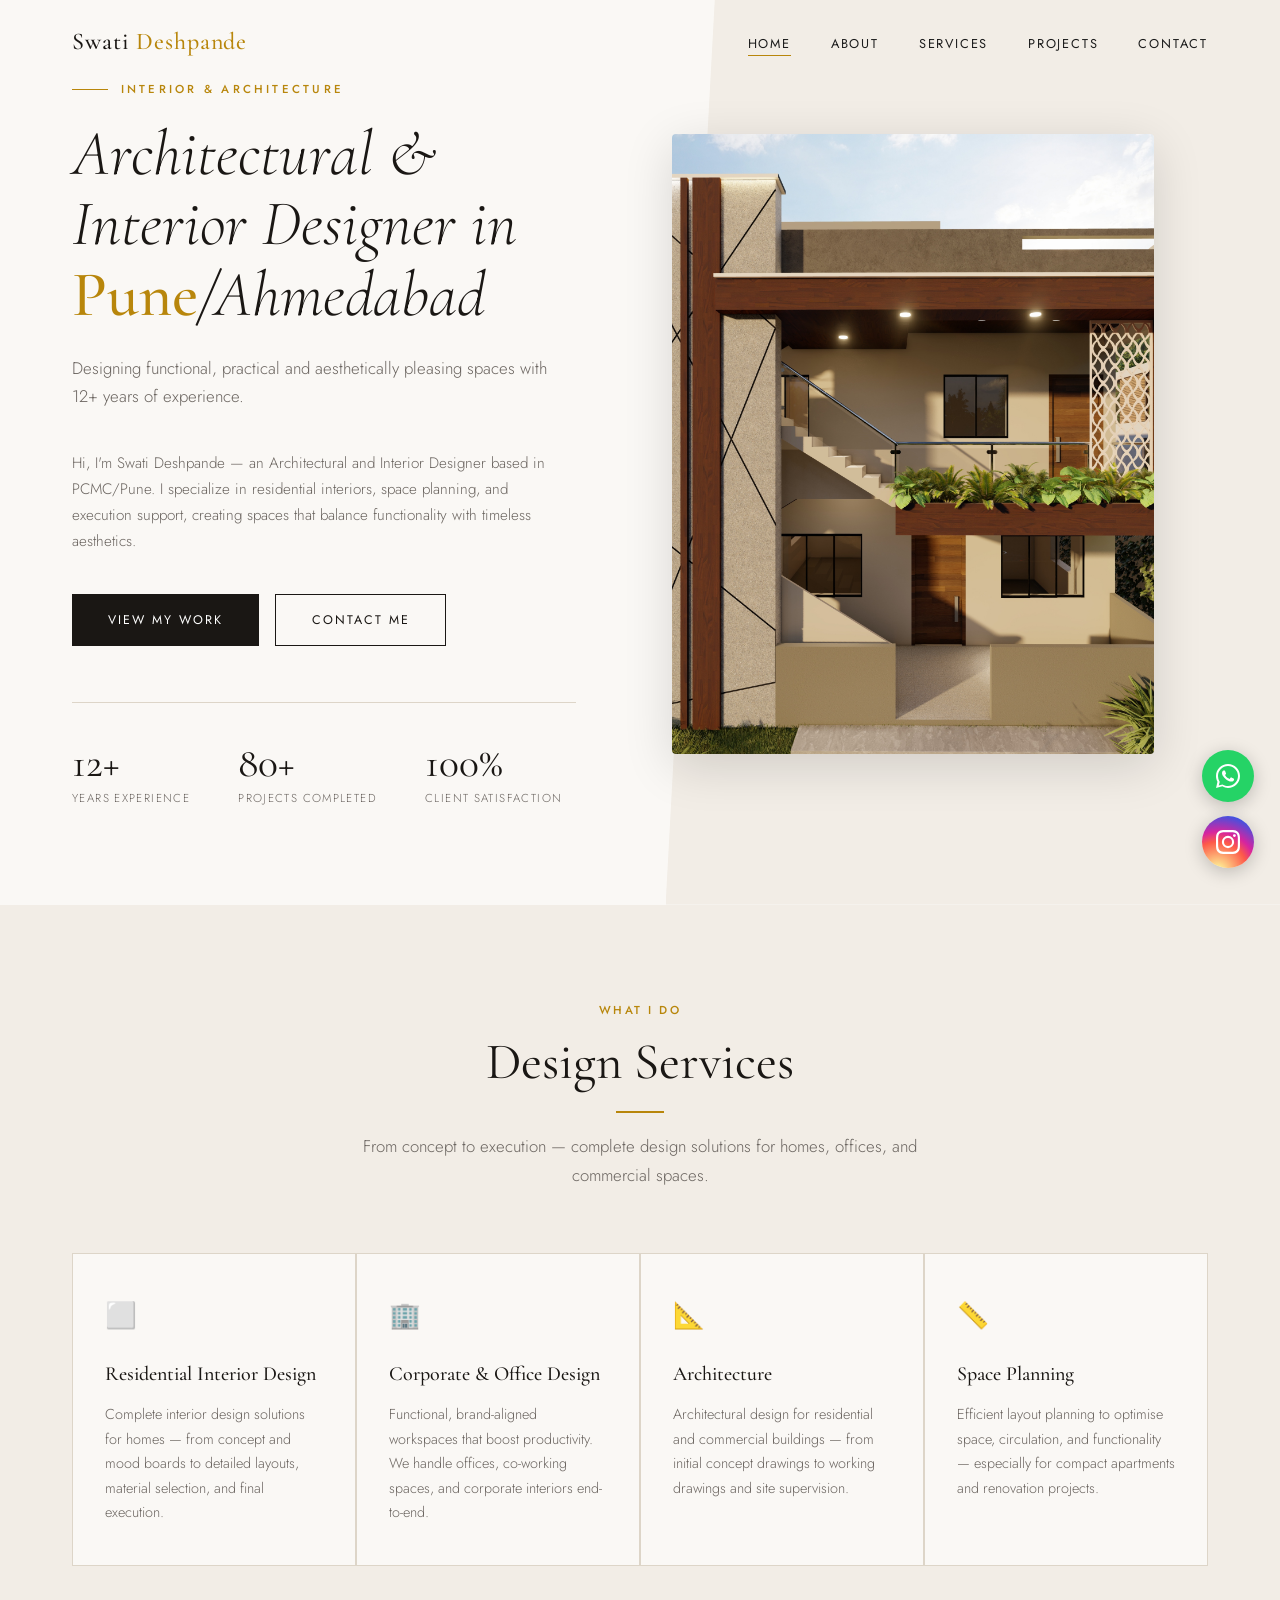
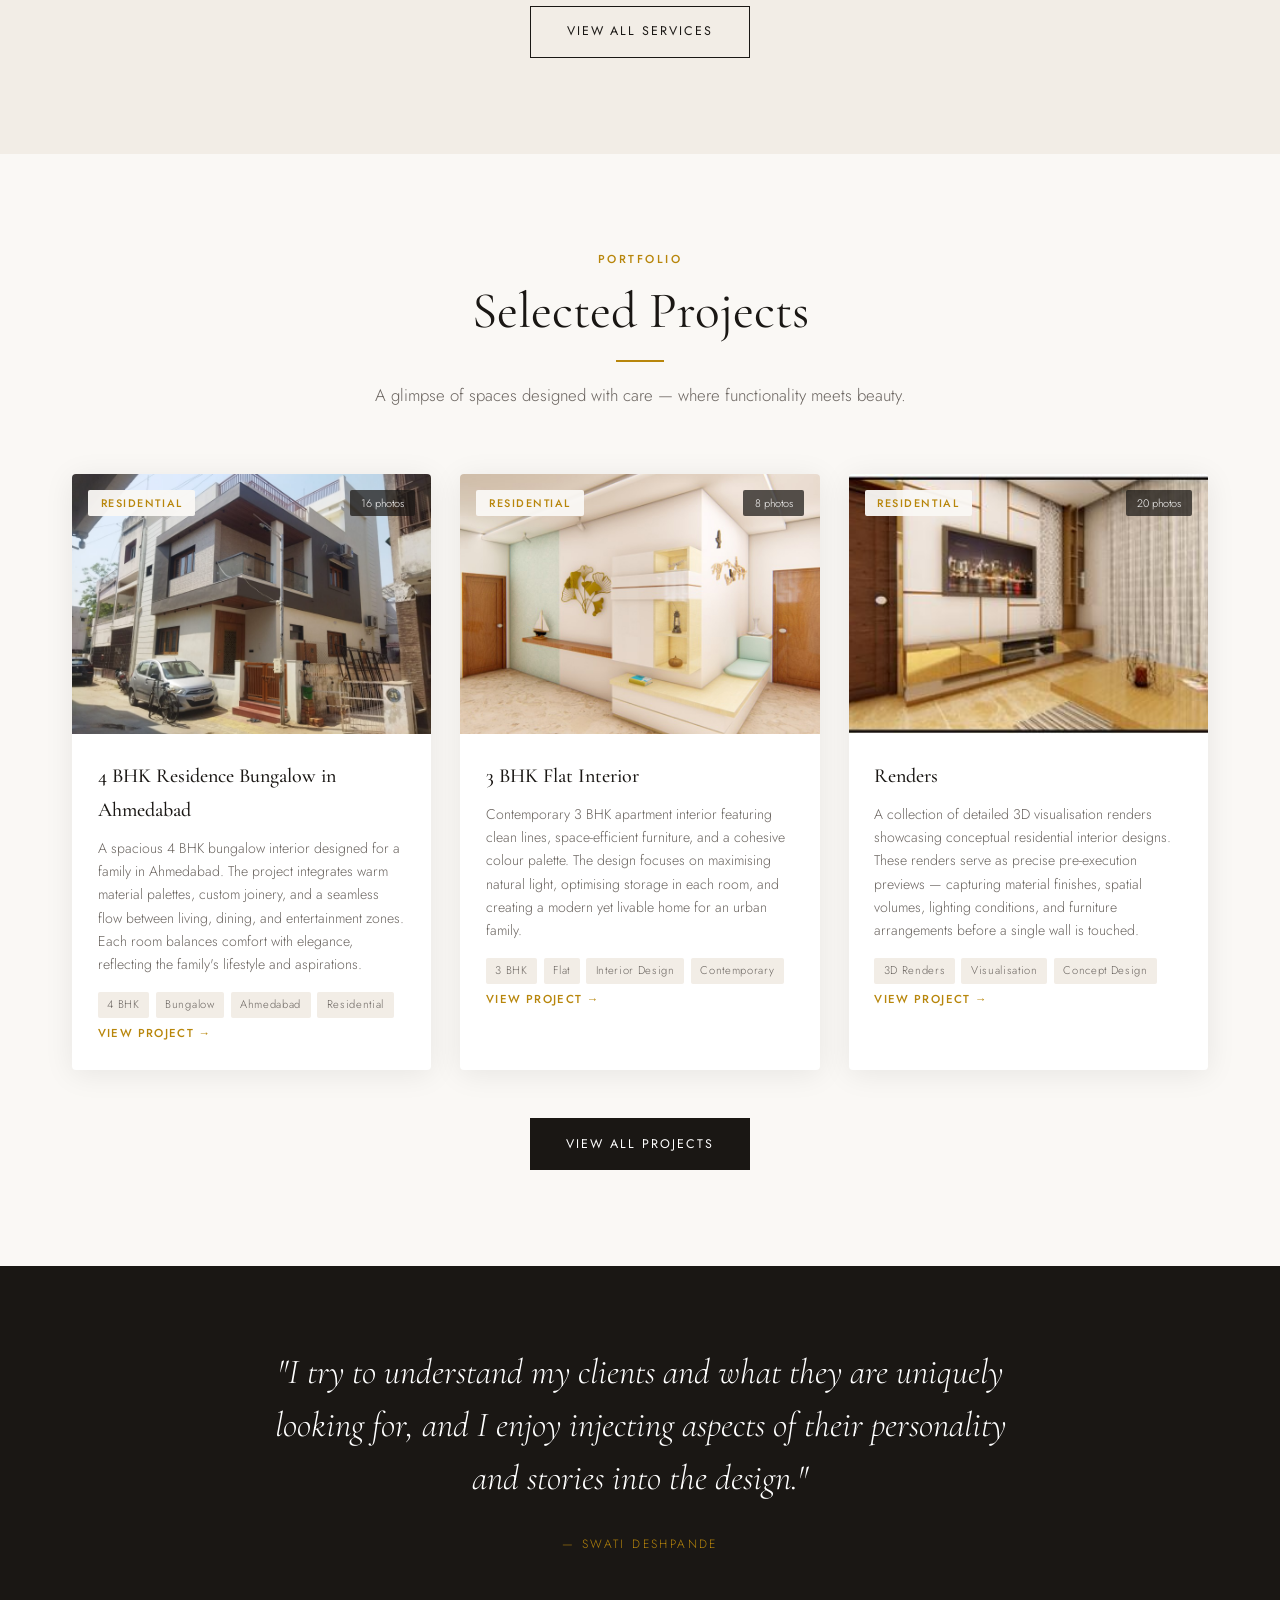
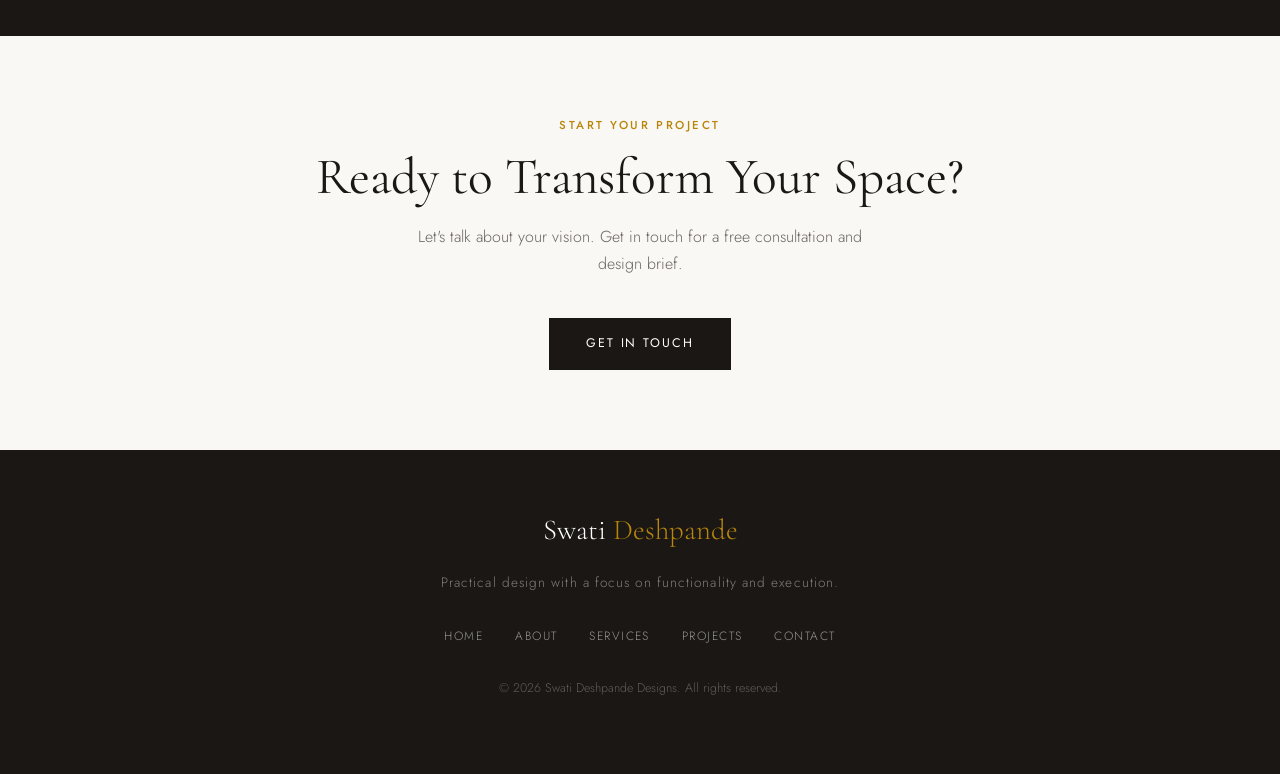
<file: index.html>
<!DOCTYPE html>
<html lang="en">
<head>
  <meta charset="UTF-8">
  <meta name="viewport" content="width=device-width, initial-scale=1.0">
  <title>Swati Deshpande Designs — Interior & Architectural Designer, Pune</title>
  <meta name="description" content="Swati Deshpande Designs — Professional Interior and Architectural Design services in Pune. 12+ years experience in residential, commercial, and hospitality projects.">
  <link rel="stylesheet" href="css/style.css">
</head>
<body data-page="home">

  <!-- NAVIGATION -->
  <nav class="nav" id="site-nav"></nav>

  <!-- HERO -->
  <section class="hero">
    <div class="container">
      <div class="hero__inner">
        <div class="hero__content">
          <div class="hero__eyebrow" id="hero-eyebrow"></div>
          <h1 class="hero__title" id="hero-title"></h1>
          <p class="hero__text" id="hero-sub"></p>
          <p class="hero__text" id="hero-intro" style="font-size:.95rem;"></p>
          <div class="hero__actions" id="hero-actions"></div>
          <div class="hero__stats" id="hero-stats"></div>
        </div>
        <div class="hero__image-wrap">
               <img class="hero__image-main" src="images/hero.jpg" alt="Swati Deshpande">
        </div>
      </div>
    </div>
  </section>

  <!-- FEATURED SERVICES -->
  <section style="background: var(--color-bg-alt);">
    <div class="container">
      <div class="section-header reveal">
        <span class="section-label">What I Do</span>
        <h2>Design Services</h2>
        <div class="divider"></div>
        <p>From concept to execution — complete design solutions for homes, offices, and commercial spaces.</p>
      </div>
      <div class="services-grid" id="featured-services"></div>
      <div style="text-align:center; margin-top:2.5rem;">
        <a href="services.html" class="btn btn-outline reveal">View All Services</a>
      </div>
    </div>
  </section>

  <!-- FEATURED PROJECTS -->
  <section>
    <div class="container">
      <div class="section-header reveal">
        <span class="section-label">Portfolio</span>
        <h2>Selected Projects</h2>
        <div class="divider"></div>
        <p>A glimpse of spaces designed with care — where functionality meets beauty.</p>
      </div>
      <div class="projects-grid" id="featured-projects"></div>
      <div style="text-align:center; margin-top:3rem;">
        <a href="projects.html" class="btn btn-primary reveal">View All Projects</a>
      </div>
    </div>
  </section>

  <!-- QUOTE STRIP -->
  <section style="background: var(--color-dark); padding: 5rem 0;">
    <div class="container">
      <div style="max-width: 780px; margin: 0 auto; text-align: center;">
        <p style="font-family: var(--font-heading); font-size: clamp(1.4rem,3vw,2.2rem); font-style: italic; font-weight: 300; color: var(--color-white); line-height: 1.5; margin-bottom: 1.5rem;">
          "I try to understand my clients and what they are uniquely looking for, and I enjoy injecting aspects of their personality and stories into the design."
        </p>
        <span style="font-size: 0.75rem; letter-spacing: 0.2em; text-transform: uppercase; color: var(--color-accent);">— Swati Deshpande</span>
      </div>
    </div>
  </section>

  <!-- CTA STRIP -->
  <section style="padding: 5rem 0;">
    <div class="container" style="text-align:center;">
      <span class="section-label reveal">Start Your Project</span>
      <h2 class="reveal" style="margin-bottom: 1rem;">Ready to Transform Your Space?</h2>
      <p class="reveal" style="color: var(--color-text-mute); max-width: 480px; margin: 0 auto 2.5rem;">Let's talk about your vision. Get in touch for a free consultation and design brief.</p>
      <a href="contact.html" class="btn btn-primary reveal">Get In Touch</a>
    </div>
  </section>

  <!-- FOOTER -->
  <footer id="site-footer"></footer>

  <!-- FLOATING SOCIAL -->
  <div class="float-social" id="float-social"></div>

  <script src="js/config.js"></script>
  <script src="js/main.js"></script>
</body>
</html>
</file>
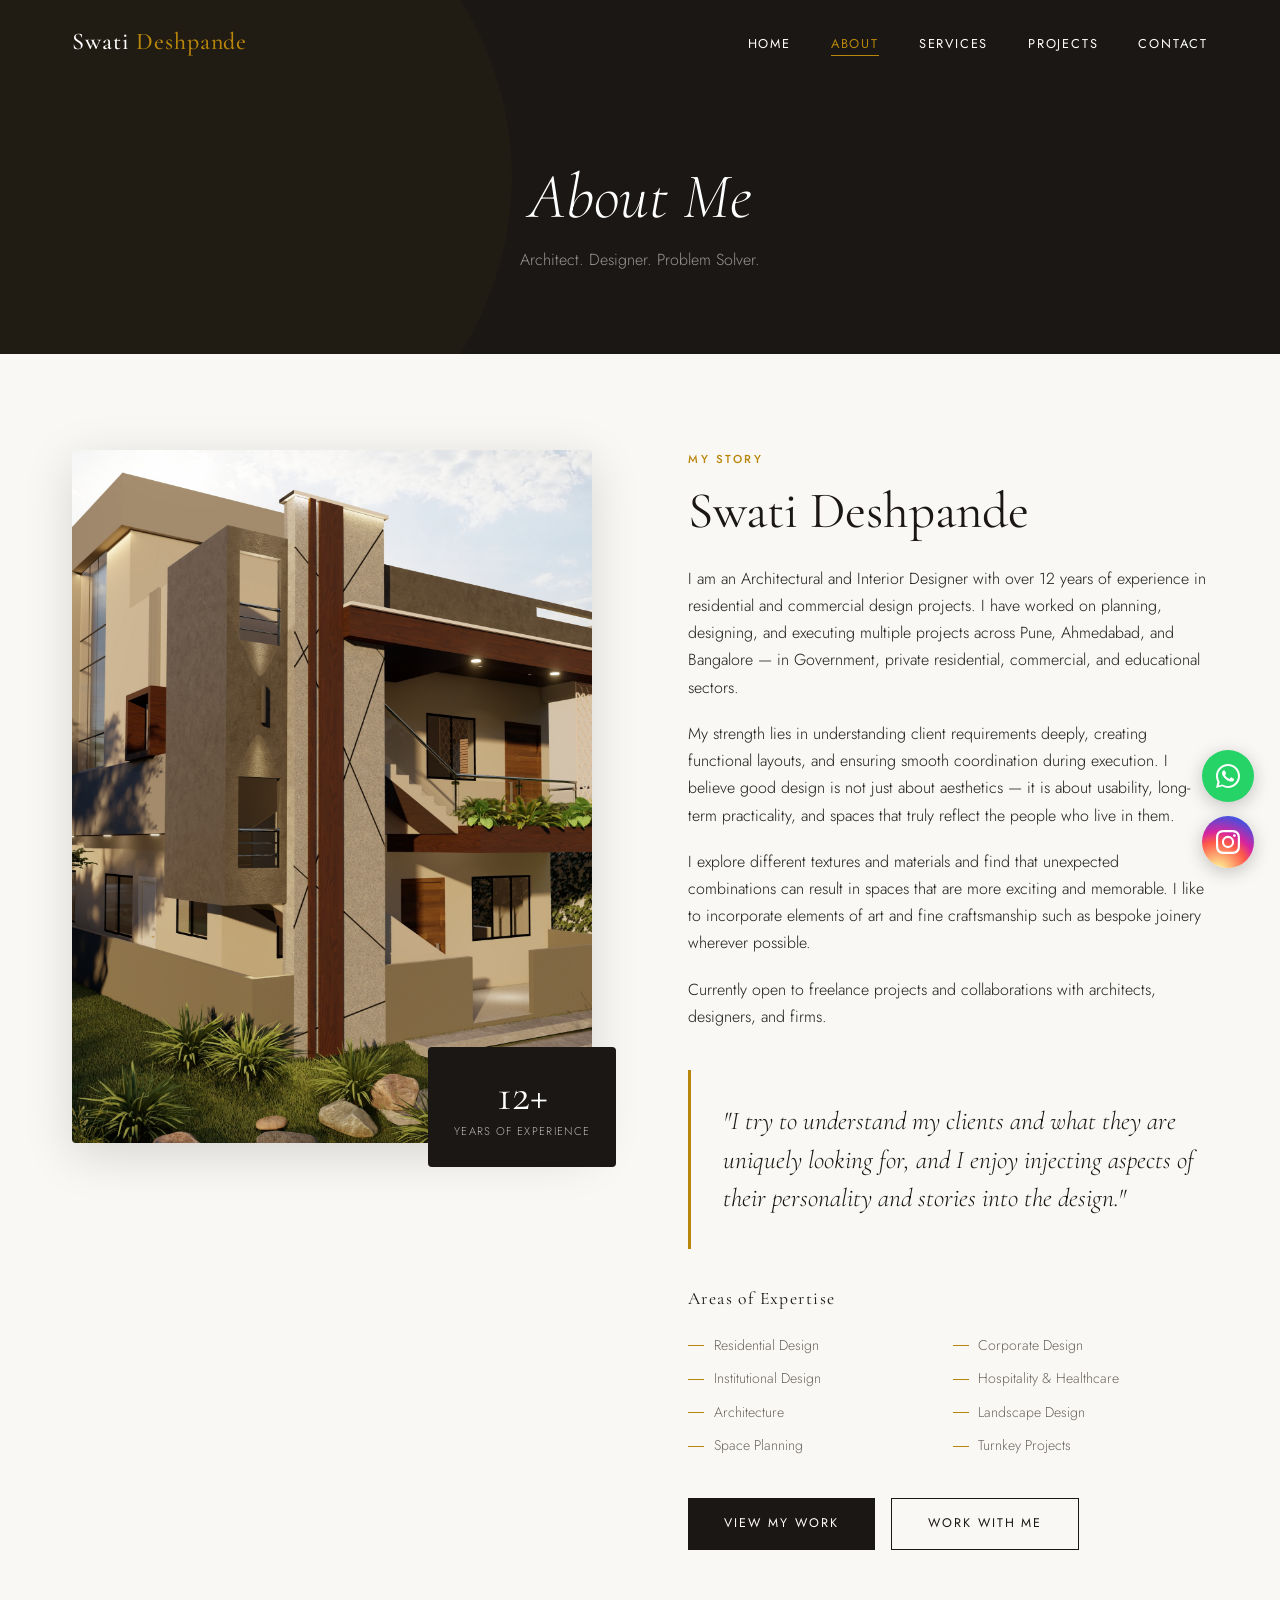
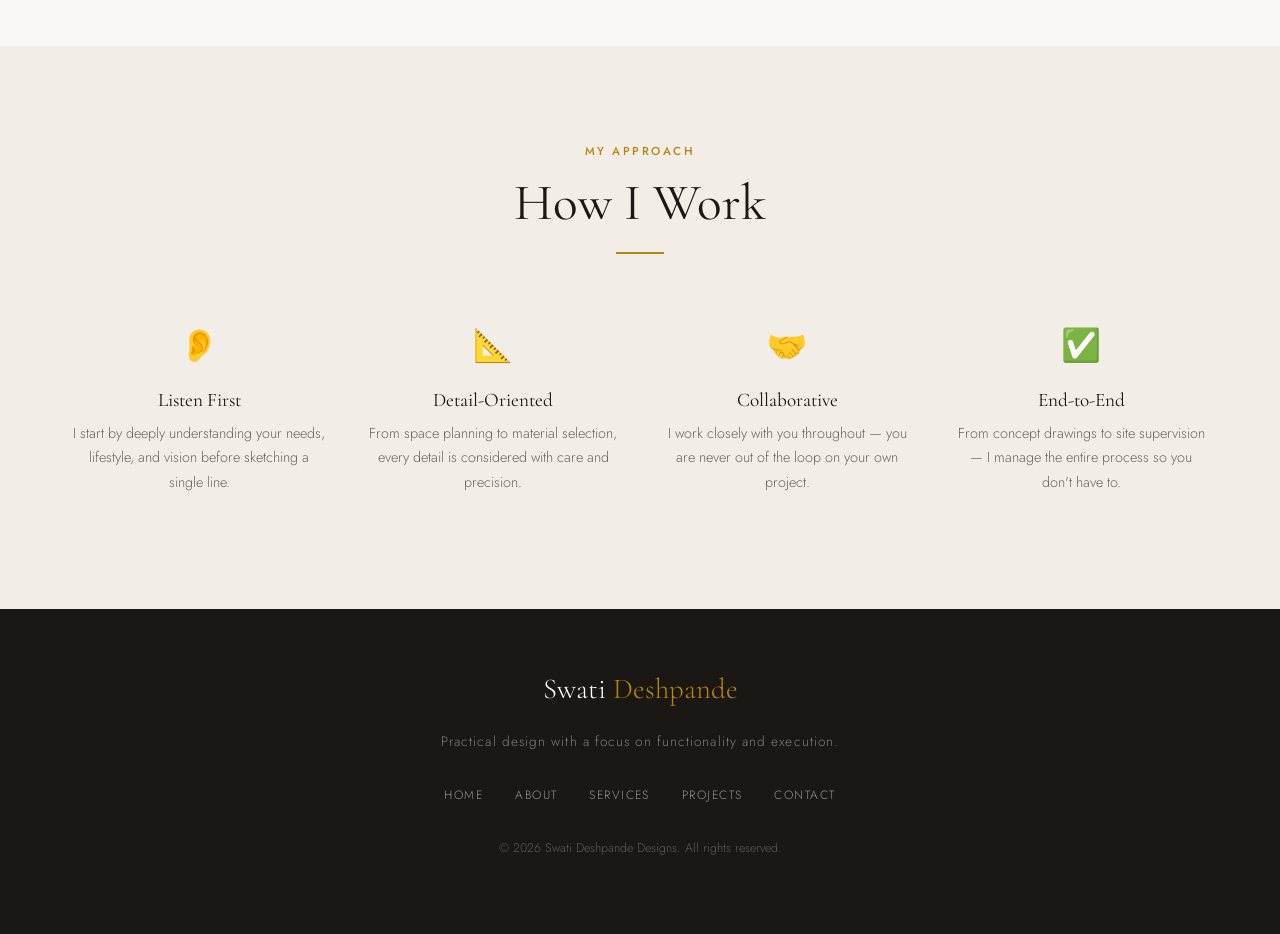
<file: about.html>
<!DOCTYPE html>
<html lang="en">
<head>
  <meta charset="UTF-8">
  <meta name="viewport" content="width=device-width, initial-scale=1.0">
  <title>About — Swati Deshpande Designs</title>
  <meta name="description" content="Learn about Swati Deshpande — an Architectural and Interior Designer with 12+ years of experience in Pune, Ahmedabad, and Bangalore.">
  <link rel="stylesheet" href="css/style.css">
</head>
<body data-page="about">

  <nav class="nav" id="site-nav"></nav>

  <!-- PAGE HERO -->
  <div class="page-hero">
    <div class="container">
      <h1>About Me</h1>
      <p>Architect. Designer. Problem Solver.</p>
    </div>
  </div>

  <!-- ABOUT CONTENT -->
  <section>
    <div class="container">
      <div class="about-grid">

        <!-- Image column -->
        <div class="about-image-wrap reveal">
          <!-- Image will be set by JS. If your photo is ready,
               place it at images/swati-portrait.jpg -->
          <img id="about-image" src="images/swati-portrait.jpg" alt="Swati Deshpande">
          <div class="about-image-badge">
            <span class="badge-number">12+</span>
            <span class="badge-label">Years of Experience</span>
          </div>
        </div>

        <!-- Text column -->
        <div class="about-content">
          <span class="section-label reveal">My Story</span>
          <h2 class="reveal" style="margin-bottom:1.5rem;">Swati Deshpande</h2>
          <div id="about-paras" class="reveal"></div>
          <blockquote class="about-quote reveal" id="about-quote"></blockquote>
          <h3 class="reveal" style="font-size:1.1rem; letter-spacing:.08em; margin-top:2rem; margin-bottom:.5rem;">Areas of Expertise</h3>
          <div class="expertise-list" id="expertise-list"></div>
          <div style="margin-top:2.5rem; display:flex; gap:1rem; flex-wrap:wrap;">
            <a href="projects.html" class="btn btn-primary reveal">View My Work</a>
            <a href="contact.html" class="btn btn-outline reveal">Work With Me</a>
          </div>
        </div>

      </div>
    </div>
  </section>

  <!-- VALUES STRIP -->
  <section style="background: var(--color-bg-alt);">
    <div class="container">
      <div class="section-header reveal">
        <span class="section-label">My Approach</span>
        <h2>How I Work</h2>
        <div class="divider"></div>
      </div>
      <div style="display:grid; grid-template-columns: repeat(auto-fit, minmax(220px,1fr)); gap:2.5rem; text-align:center;">
        <div class="reveal">
          <div style="font-size:2rem; margin-bottom:1rem;">👂</div>
          <h3 style="font-size:1.2rem; margin-bottom:.6rem;">Listen First</h3>
          <p style="font-size:.9rem; color:var(--color-text-mute);">I start by deeply understanding your needs, lifestyle, and vision before sketching a single line.</p>
        </div>
        <div class="reveal">
          <div style="font-size:2rem; margin-bottom:1rem;">📐</div>
          <h3 style="font-size:1.2rem; margin-bottom:.6rem;">Detail-Oriented</h3>
          <p style="font-size:.9rem; color:var(--color-text-mute);">From space planning to material selection, every detail is considered with care and precision.</p>
        </div>
        <div class="reveal">
          <div style="font-size:2rem; margin-bottom:1rem;">🤝</div>
          <h3 style="font-size:1.2rem; margin-bottom:.6rem;">Collaborative</h3>
          <p style="font-size:.9rem; color:var(--color-text-mute);">I work closely with you throughout — you are never out of the loop on your own project.</p>
        </div>
        <div class="reveal">
          <div style="font-size:2rem; margin-bottom:1rem;">✅</div>
          <h3 style="font-size:1.2rem; margin-bottom:.6rem;">End-to-End</h3>
          <p style="font-size:.9rem; color:var(--color-text-mute);">From concept drawings to site supervision — I manage the entire process so you don't have to.</p>
        </div>
      </div>
    </div>
  </section>

  <footer id="site-footer"></footer>
  <div class="float-social" id="float-social"></div>

  <script src="js/config.js"></script>
  <script src="js/main.js"></script>
</body>
</html>
</file>
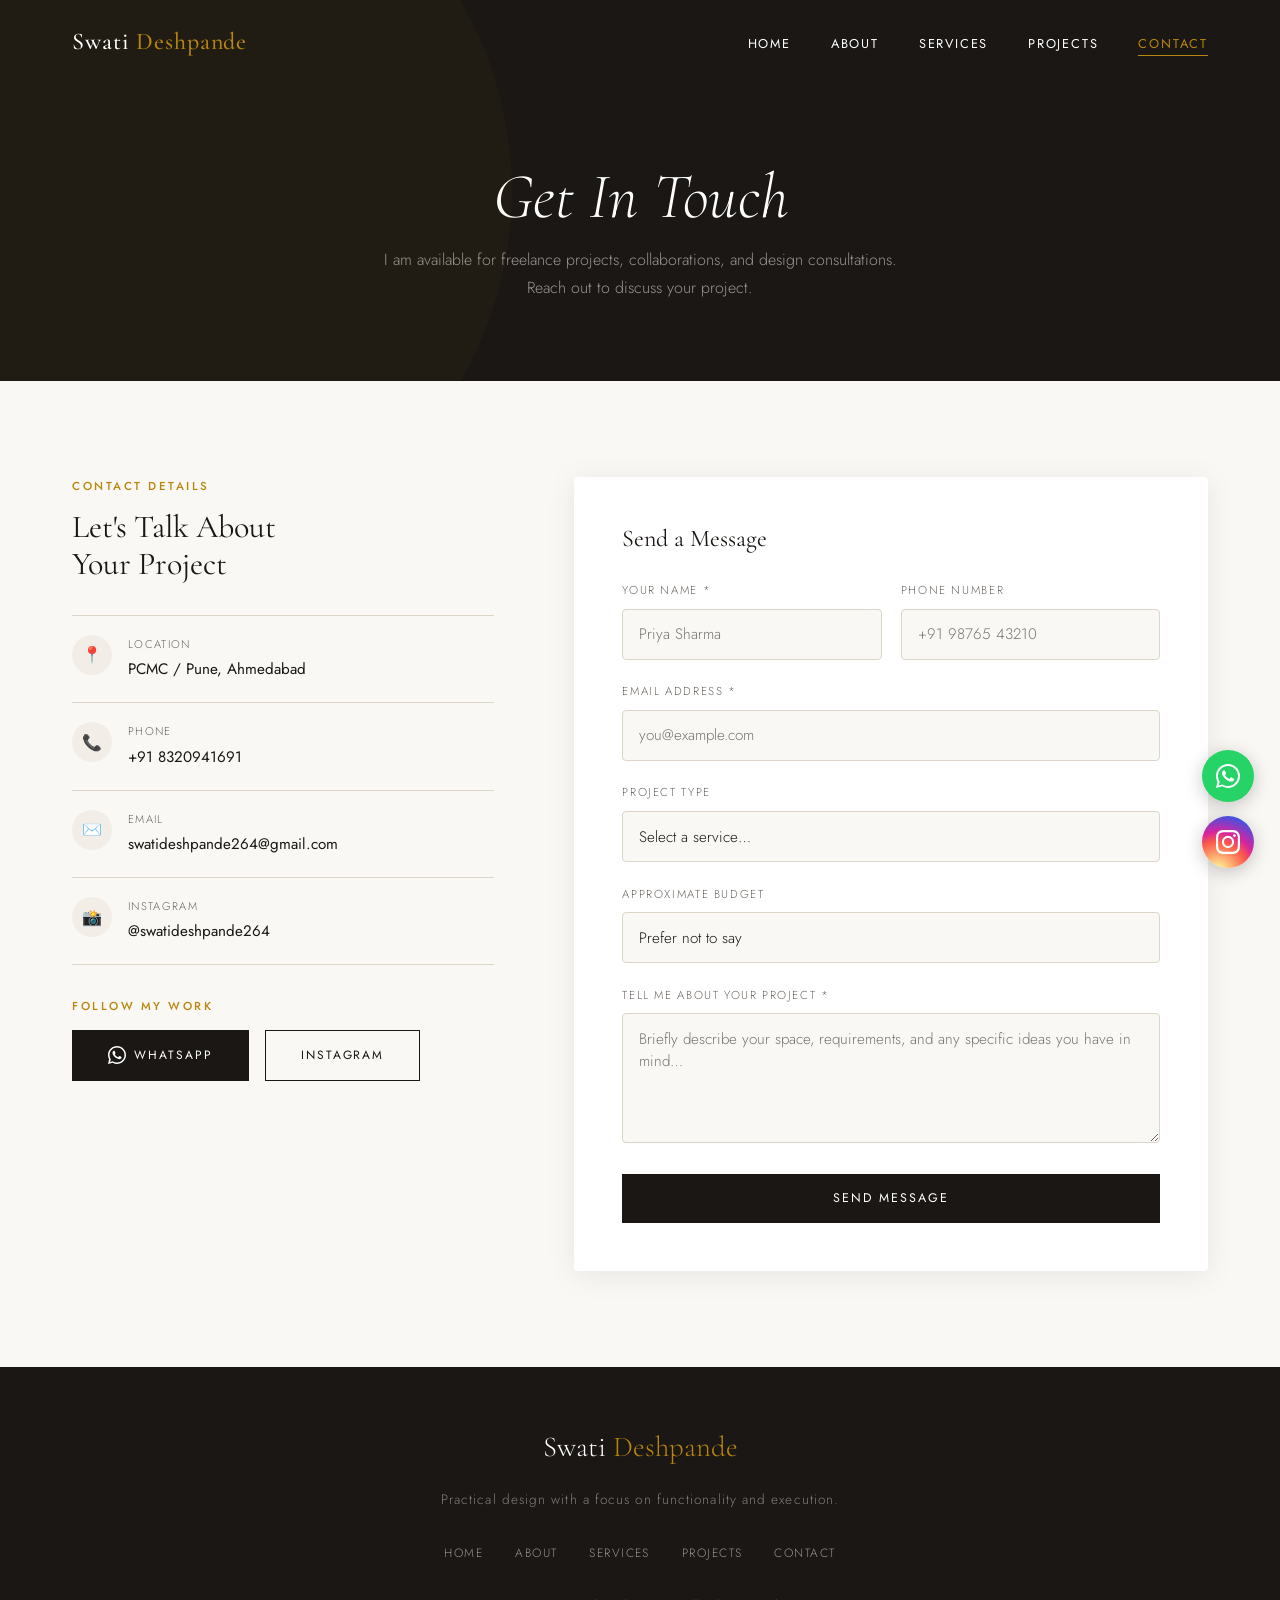
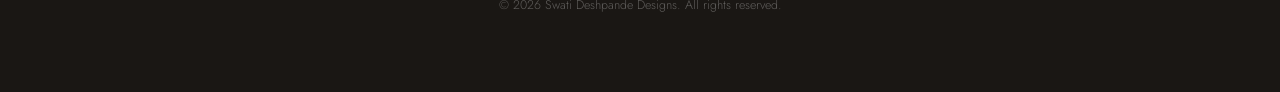
<file: contact.html>
<!DOCTYPE html>
<html lang="en">
<head>
  <meta charset="UTF-8">
  <meta name="viewport" content="width=device-width, initial-scale=1.0">
  <title>Contact — Swati Deshpande Designs</title>
  <meta name="description" content="Get in touch with Swati Deshpande for interior design and architectural consultations in Pune.">
  <link rel="stylesheet" href="css/style.css">
</head>
<body data-page="contact">

  <nav class="nav" id="site-nav"></nav>

  <div class="page-hero">
    <div class="container">
      <h1>Get In Touch</h1>
      <p id="contact-subtitle"></p>
    </div>
  </div>

  <section>
    <div class="container">
      <div class="contact-grid">

        <!-- Contact info -->
        <div>
          <span class="section-label reveal">Contact Details</span>
          <h2 class="reveal" style="margin-bottom:2rem; font-size:2rem;">Let's Talk About<br>Your Project</h2>
          <div id="contact-details"></div>

          <!-- Social links -->
          <div style="margin-top:2rem;">
            <span class="section-label">Follow My Work</span>
            <div style="display:flex; gap:1rem; margin-top:.8rem;">
              <a id="wa-link" href="#" target="_blank" class="btn btn-primary" style="gap:.5rem; font-size:.75rem;">
                <svg width="18" height="18" viewBox="0 0 24 24" fill="currentColor"><path d="M17.472 14.382c-.297-.149-1.758-.867-2.03-.967-.273-.099-.471-.148-.67.15-.197.297-.767.966-.94 1.164-.173.199-.347.223-.644.075-.297-.15-1.255-.463-2.39-1.475-.883-.788-1.48-1.761-1.653-2.059-.173-.297-.018-.458.13-.606.134-.133.298-.347.446-.52.149-.174.198-.298.298-.497.099-.198.05-.371-.025-.52-.075-.149-.669-1.612-.916-2.207-.242-.579-.487-.5-.669-.51-.173-.008-.371-.01-.57-.01-.198 0-.52.074-.792.372-.272.297-1.04 1.016-1.04 2.479 0 1.462 1.065 2.875 1.213 3.074.149.198 2.096 3.2 5.077 4.487.709.306 1.262.489 1.694.625.712.227 1.36.195 1.871.118.571-.085 1.758-.719 2.006-1.413.248-.694.248-1.289.173-1.413-.074-.124-.272-.198-.57-.347z"/><path d="M12 0C5.373 0 0 5.373 0 12c0 2.089.537 4.055 1.475 5.765L.057 23.882l6.284-1.645A11.937 11.937 0 0012 24c6.627 0 12-5.373 12-12S18.627 0 12 0zm0 22c-1.853 0-3.614-.5-5.143-1.372l-.369-.218-3.728.977.995-3.637-.24-.374A9.963 9.963 0 012 12C2 6.477 6.477 2 12 2s10 4.477 10 10-4.477 10-10 10z"/></svg>
                WhatsApp
              </a>
              <a id="ig-link" href="#" target="_blank" class="btn btn-outline" style="font-size:.75rem;">Instagram</a>
            </div>
          </div>
        </div>

        <!-- Contact Form -->
        <div class="reveal">
          <div class="contact-form">
            <h3 style="margin-bottom:1.8rem; font-size:1.5rem;">Send a Message</h3>
            <form id="contact-form" method="POST">
              <div class="form-row">
                <div class="form-group">
                  <label for="name">Your Name *</label>
                  <input type="text" id="name" name="name" placeholder="Priya Sharma" required>
                </div>
                <div class="form-group">
                  <label for="phone">Phone Number</label>
                  <input type="tel" id="phone" name="phone" placeholder="+91 98765 43210">
                </div>
              </div>
              <div class="form-group">
                <label for="email">Email Address *</label>
                <input type="email" id="email" name="email" placeholder="you@example.com" required>
              </div>
              <div class="form-group">
                <label for="project-type">Project Type</label>
                <select id="project-type" name="project_type">
                  <option value="">Select a service…</option>
                  <option>Residential Interior Design</option>
                  <option>Corporate / Office Design</option>
                  <option>Architecture</option>
                  <option>Space Planning</option>
                  <option>Working Drawings</option>
                  <option>Site Coordination</option>
                  <option>Landscape Design</option>
                  <option>Turnkey Project</option>
                  <option>Other / Not sure yet</option>
                </select>
              </div>
              <div class="form-group">
                <label for="budget">Approximate Budget</label>
                <select id="budget" name="budget">
                  <option value="">Prefer not to say</option>
                  <option>Under ₹5 Lakhs</option>
                  <option>₹5 – 15 Lakhs</option>
                  <option>₹15 – 30 Lakhs</option>
                  <option>₹30 Lakhs+</option>
                </select>
              </div>
              <div class="form-group">
                <label for="message">Tell Me About Your Project *</label>
                <textarea id="message" name="message" placeholder="Briefly describe your space, requirements, and any specific ideas you have in mind…" required></textarea>
              </div>
              <button type="submit" class="btn btn-primary" style="width:100%; justify-content:center;">Send Message</button>
              <div class="form-success" id="form-success">
                ✅ Thank you! Your message has been sent. I'll be in touch within 24 hours.
              </div>
            </form>
          </div>
        </div>

      </div>
    </div>
  </section>

  <footer id="site-footer"></footer>
  <div class="float-social" id="float-social"></div>

  <script src="js/config.js"></script>
  <script>
    // Set social links from config after DOM loads (can't use main.js renderContact yet)
    document.addEventListener('DOMContentLoaded', () => {
      document.getElementById('wa-link').href = 'https://wa.me/' + SITE.contact.whatsapp;
      document.getElementById('ig-link').href = 'https://instagram.com/' + SITE.contact.instagram;
    });
  </script>
  <script src="js/main.js"></script>
</body>
</html>
</file>
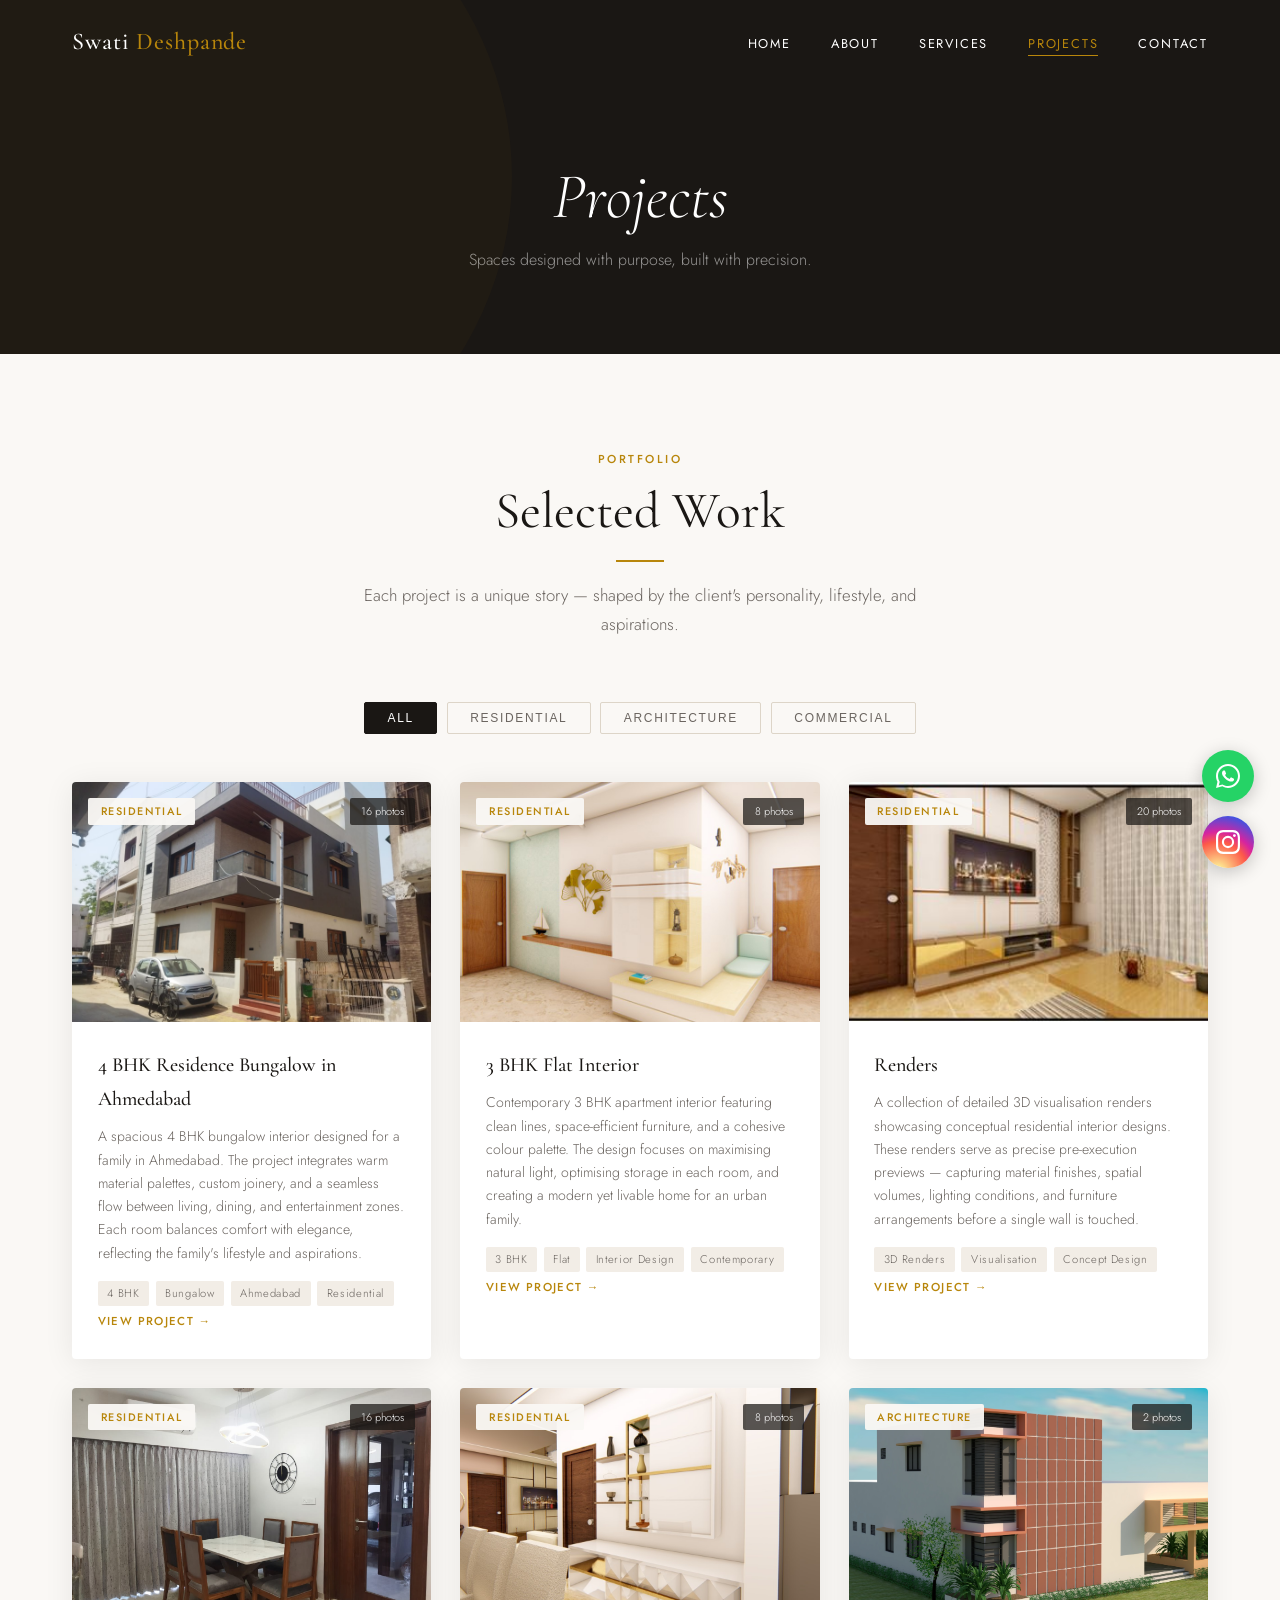
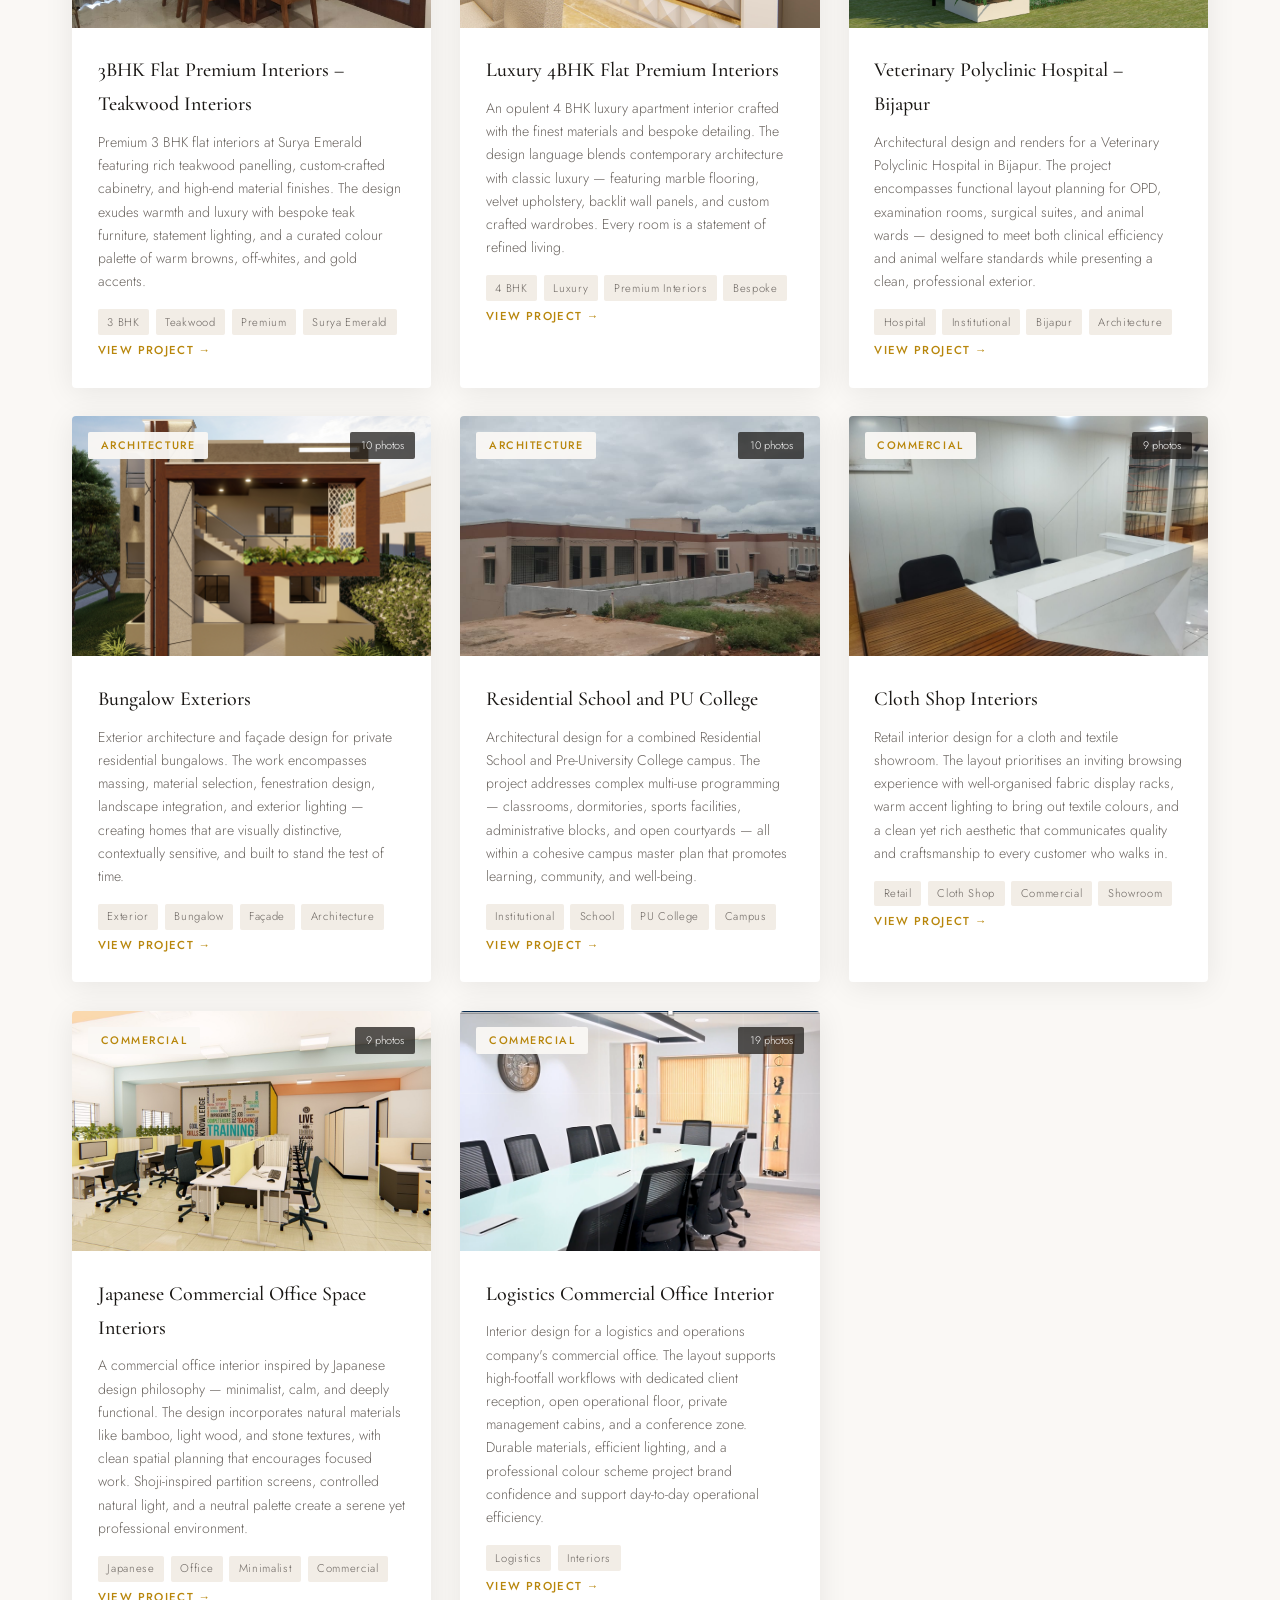
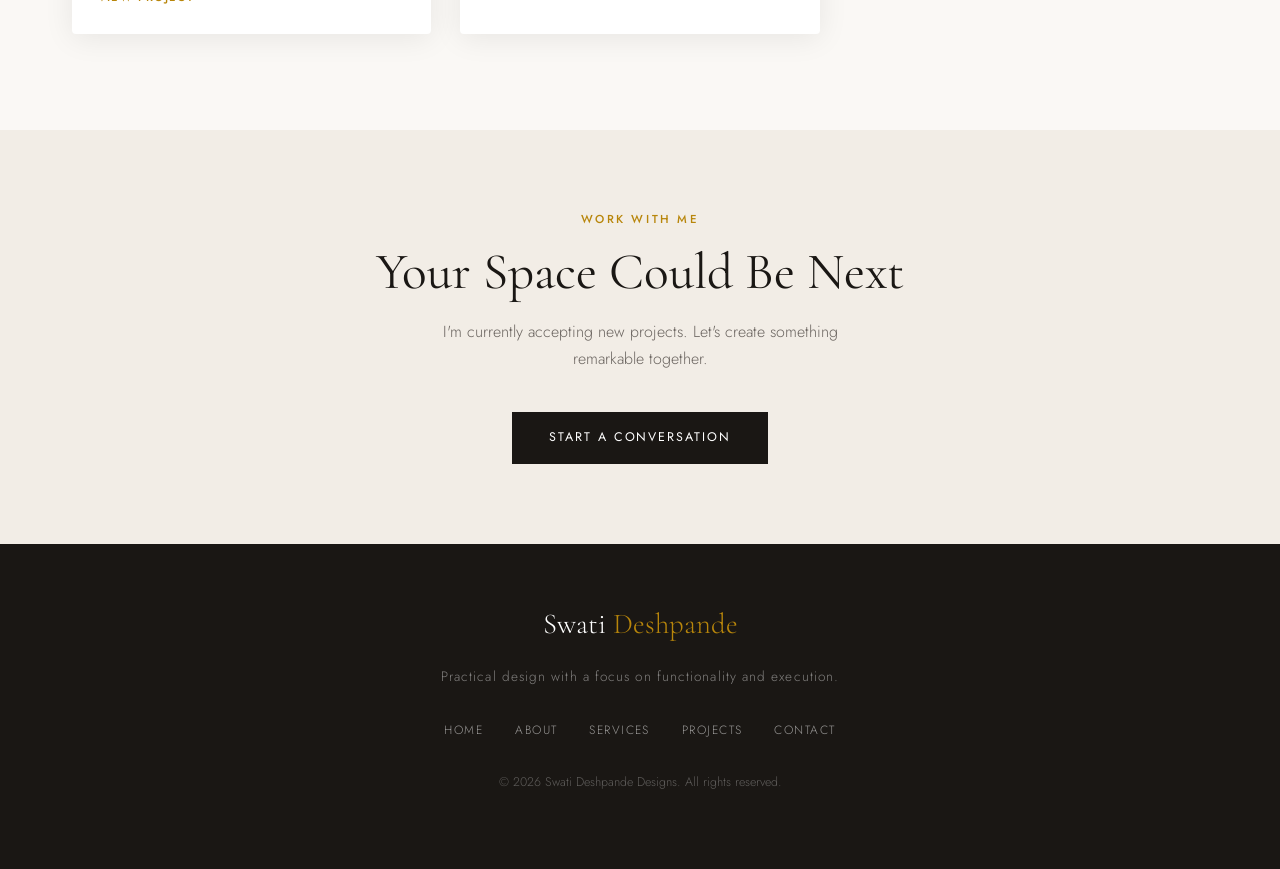
<file: projects.html>
<!DOCTYPE html>
<html lang="en">
<head>
  <meta charset="UTF-8">
  <meta name="viewport" content="width=device-width, initial-scale=1.0">
  <title>Projects — Swati Deshpande Designs</title>
  <meta name="description" content="Browse Swati Deshpande's portfolio of residential, commercial, and architectural design projects in Pune and across India.">
  <link rel="stylesheet" href="css/style.css">
  <style>
    /* ── PROJECT CARD EXTRAS ── */
    .project-card { cursor: pointer; }
    .project-card__img {
      width: 100%; height: 240px; object-fit: cover;
      transition: transform 0.5s ease; display: block;
    }
    .project-card:hover .project-card__img { transform: scale(1.04); }
    .project-card__cta {
      display: inline-flex; align-items: center; gap: .4rem;
      font-size: .72rem; font-weight: 500; letter-spacing: .12em;
      text-transform: uppercase; color: var(--color-accent);
    }
    .project-card:hover .project-card__cta { text-decoration: underline; }

    /* ── LIGHTBOX ── */
    #lb-overlay {
      display: none; position: fixed; inset: 0; z-index: 9999;
      background: rgba(10,8,6,0.96); flex-direction: column;
    }
    #lb-overlay.lb-open { display: flex; }

    .lb-header {
      display: flex; align-items: center; justify-content: space-between;
      padding: 1rem 1.5rem; flex-shrink: 0;
      border-bottom: 1px solid rgba(255,255,255,0.1);
    }
    .lb-title {
      font-family: var(--font-heading); font-size: 1.35rem;
      font-weight: 400; font-style: italic; color: #fff; margin: 0 0 .15rem;
    }
    .lb-counter { font-size: .75rem; color: rgba(255,255,255,.4); letter-spacing: .1em; margin: 0; }
    .lb-close-btn {
      width: 44px; height: 44px; border-radius: 50%;
      background: rgba(255,255,255,.12); border: none;
      cursor: pointer; color: #fff; font-size: 1.3rem;
      display: flex; align-items: center; justify-content: center;
      transition: background .2s; flex-shrink: 0;
    }
    .lb-close-btn:hover { background: rgba(255,255,255,.25); }

    .lb-stage {
      flex: 1; display: flex; align-items: center; justify-content: center;
      position: relative; overflow: hidden; min-height: 0;
    }
    .lb-img-box {
      max-width: 90vw; max-height: 72vh;
      display: flex; align-items: center; justify-content: center;
    }
    .lb-img-box img {
      max-width: 100%; max-height: 72vh; object-fit: contain; border-radius: 3px;
    }
    .lb-img-fallback {
      width: 640px; max-width: 80vw; height: 420px; max-height: 60vh;
      background: linear-gradient(135deg, #2a2520 0%, #1a1714 100%);
      border-radius: 4px; display: flex; flex-direction: column;
      align-items: center; justify-content: center; gap: 1rem;
    }
    .lb-img-fallback .lb-sd {
      font-family: var(--font-heading); font-size: 5rem;
      color: var(--color-accent); opacity: .2; line-height: 1;
    }
    .lb-img-fallback .lb-hint {
      font-size: .78rem; letter-spacing: .14em; text-transform: uppercase;
      color: rgba(255,255,255,.25); text-align: center; line-height: 1.8;
    }

    .lb-arrow {
      position: absolute; top: 50%; transform: translateY(-50%);
      width: 50px; height: 50px; border-radius: 50%;
      background: rgba(255,255,255,.1); border: none;
      color: #fff; font-size: 1.3rem; cursor: pointer;
      display: flex; align-items: center; justify-content: center;
      transition: background .2s; z-index: 2;
    }
    .lb-arrow:hover { background: rgba(255,255,255,.22); }
    .lb-arrow:disabled { opacity: .18; pointer-events: none; }
    #lb-prev { left: 1rem; }
    #lb-next { right: 1rem; }

    .lb-thumbs {
      display: flex; gap: .5rem; padding: .9rem 1.5rem;
      overflow-x: auto; flex-shrink: 0;
      border-top: 1px solid rgba(255,255,255,.08);
      scrollbar-width: thin; scrollbar-color: rgba(255,255,255,.2) transparent;
    }
    .lb-thumb {
      width: 68px; height: 50px; flex-shrink: 0; object-fit: cover;
      border-radius: 2px; cursor: pointer; opacity: .45;
      border: 2px solid transparent; transition: opacity .2s, border-color .2s;
    }
    .lb-thumb:hover { opacity: .78; }
    .lb-thumb.active { opacity: 1; border-color: var(--color-accent); }
    .lb-thumb-ph {
      width: 68px; height: 50px; flex-shrink: 0; background: #2a2520;
      border-radius: 2px; cursor: pointer; opacity: .45;
      border: 2px solid transparent; transition: opacity .2s, border-color .2s;
      display: flex; align-items: center; justify-content: center;
      font-size: .6rem; color: rgba(255,255,255,.3); letter-spacing: .06em;
    }
    .lb-thumb-ph:hover { opacity: .78; }
    .lb-thumb-ph.active { opacity: 1; border-color: var(--color-accent); }

    .lb-desc-bar { padding: .5rem 1.5rem .9rem; flex-shrink: 0; }
    .lb-desc-bar p { font-size: .87rem; color: rgba(255,255,255,.4); line-height: 1.6; margin: 0; }

    @media (max-width: 700px) {
      #lb-prev { left: .3rem; }
      #lb-next { right: .3rem; }
      .lb-title { font-size: 1rem; }
    }
  </style>
</head>
<body data-page="projects">

  <nav class="nav" id="site-nav"></nav>

  <div class="page-hero">
    <div class="container">
      <h1>Projects</h1>
      <p>Spaces designed with purpose, built with precision.</p>
    </div>
  </div>

  <section>
    <div class="container">
      <div class="section-header reveal">
        <span class="section-label">Portfolio</span>
        <h2>Selected Work</h2>
        <div class="divider"></div>
        <p>Each project is a unique story — shaped by the client's personality, lifestyle, and aspirations.</p>
      </div>
      <div class="filter-bar" id="filter-bar"></div>
      <div class="projects-grid" id="projects-grid"></div>
    </div>
  </section>

  <section style="background: var(--color-bg-alt); padding: 5rem 0; text-align:center;">
    <div class="container">
      <span class="section-label reveal">Work With Me</span>
      <h2 class="reveal" style="margin-bottom:1rem;">Your Space Could Be Next</h2>
      <p class="reveal" style="color: var(--color-text-mute); max-width:460px; margin:0 auto 2.5rem;">
        I'm currently accepting new projects. Let's create something remarkable together.
      </p>
      <a href="contact.html" class="btn btn-primary reveal">Start a Conversation</a>
    </div>
  </section>

  <!-- LIGHTBOX HTML -->
  <div id="lb-overlay" role="dialog" aria-modal="true" aria-label="Project gallery">
    <div class="lb-header">
      <div>
        <p class="lb-title"   id="lb-title">Project</p>
        <p class="lb-counter" id="lb-counter">1 of 1</p>
      </div>
      <button class="lb-close-btn" id="lb-close" aria-label="Close gallery">&#10005;</button>
    </div>
    <div class="lb-stage">
      <button class="lb-arrow" id="lb-prev" aria-label="Previous image">&#8592;</button>
      <div class="lb-img-box" id="lb-img-box"></div>
      <button class="lb-arrow" id="lb-next" aria-label="Next image">&#8594;</button>
    </div>
    <div class="lb-thumbs" id="lb-thumbs"></div>
    <div class="lb-desc-bar"><p id="lb-desc"></p></div>
  </div>

  <footer id="site-footer"></footer>
  <div class="float-social" id="float-social"></div>

  <script src="js/config.js"></script>
  <script src="js/main.js"></script>
  <script>
    /* ── LIGHTBOX ─────────────────────────────────────────────────
       Defined here as plain globals so projectCard() in main.js
       can call openLightbox(idx) via onclick attributes.
    ──────────────────────────────────────────────────────────── */

    var _lb = { project: null, idx: 0 };

    function openLightbox(idx) {
      _lb.project = SITE.projects[idx];
      _lb.idx     = 0;
      document.getElementById('lb-title').textContent = _lb.project.title;
      document.getElementById('lb-desc').textContent  = _lb.project.description;
      _lbShowImage();
      _lbBuildThumbs();
      document.getElementById('lb-overlay').classList.add('lb-open');
      document.body.style.overflow = 'hidden';
    }

    function _lbShowImage() {
      var p     = _lb.project;
      var total = p.images.length;
      var src   = 'images/projects/' + p.folder + '/' + p.images[_lb.idx];

      document.getElementById('lb-counter').textContent =
        'Image ' + (_lb.idx + 1) + ' of ' + total;
      document.getElementById('lb-prev').disabled = (_lb.idx === 0);
      document.getElementById('lb-next').disabled = (_lb.idx === total - 1);

      var box = document.getElementById('lb-img-box');
      var img = new Image();
      img.alt = p.title;
      img.src = src;
      img.onload = function() {
        box.innerHTML = '';
        box.appendChild(img);
      };
      img.onerror = function() {
        box.innerHTML =
          '<div class="lb-img-fallback">' +
            '<div class="lb-sd">SD</div>' +
            '<div class="lb-hint">Add images to<br>images/projects/' + p.folder + '/</div>' +
          '</div>';
      };
      // Show immediately (onload fires if cached)
      box.innerHTML = '';
      box.appendChild(img);

      // Sync thumb highlights
      var all = document.querySelectorAll('#lb-thumbs .lb-thumb, #lb-thumbs .lb-thumb-ph');
      all.forEach(function(el, i) { el.classList.toggle('active', i === _lb.idx); });
    }

    function _lbBuildThumbs() {
      var p = _lb.project;
      var container = document.getElementById('lb-thumbs');
      container.innerHTML = '';
      p.images.forEach(function(file, i) {
        var src = 'images/projects/' + p.folder + '/' + file;
        var el  = new Image();
        el.className = 'lb-thumb' + (i === 0 ? ' active' : '');
        el.src     = src;
        el.alt     = 'Image ' + (i + 1);
        el.loading = 'lazy';
        el.dataset.i = i;
        el.onclick = function() { _lb.idx = +this.dataset.i; _lbShowImage(); };
        el.onerror = function() {
          var ph = document.createElement('div');
          ph.className = 'lb-thumb-ph' + (i === 0 ? ' active' : '');
          ph.textContent = i + 1;
          ph.dataset.i   = i;
          ph.onclick = function() { _lb.idx = +this.dataset.i; _lbShowImage(); };
          if (this.parentNode) this.parentNode.replaceChild(ph, this);
        };
        container.appendChild(el);
      });
    }

    function closeLightbox() {
      document.getElementById('lb-overlay').classList.remove('lb-open');
      document.body.style.overflow = '';
    }

    document.getElementById('lb-close').onclick = closeLightbox;
    document.getElementById('lb-prev').onclick = function() {
      if (_lb.idx > 0) { _lb.idx--; _lbShowImage(); }
    };
    document.getElementById('lb-next').onclick = function() {
      if (_lb.project && _lb.idx < _lb.project.images.length - 1) { _lb.idx++; _lbShowImage(); }
    };
    document.getElementById('lb-overlay').onclick = function(e) {
      if (e.target === this) closeLightbox();
    };
    document.addEventListener('keydown', function(e) {
      if (!document.getElementById('lb-overlay').classList.contains('lb-open')) return;
      if (e.key === 'ArrowLeft')  document.getElementById('lb-prev').click();
      if (e.key === 'ArrowRight') document.getElementById('lb-next').click();
      if (e.key === 'Escape')     closeLightbox();
    });
  </script>

</body>
</html>
</file>
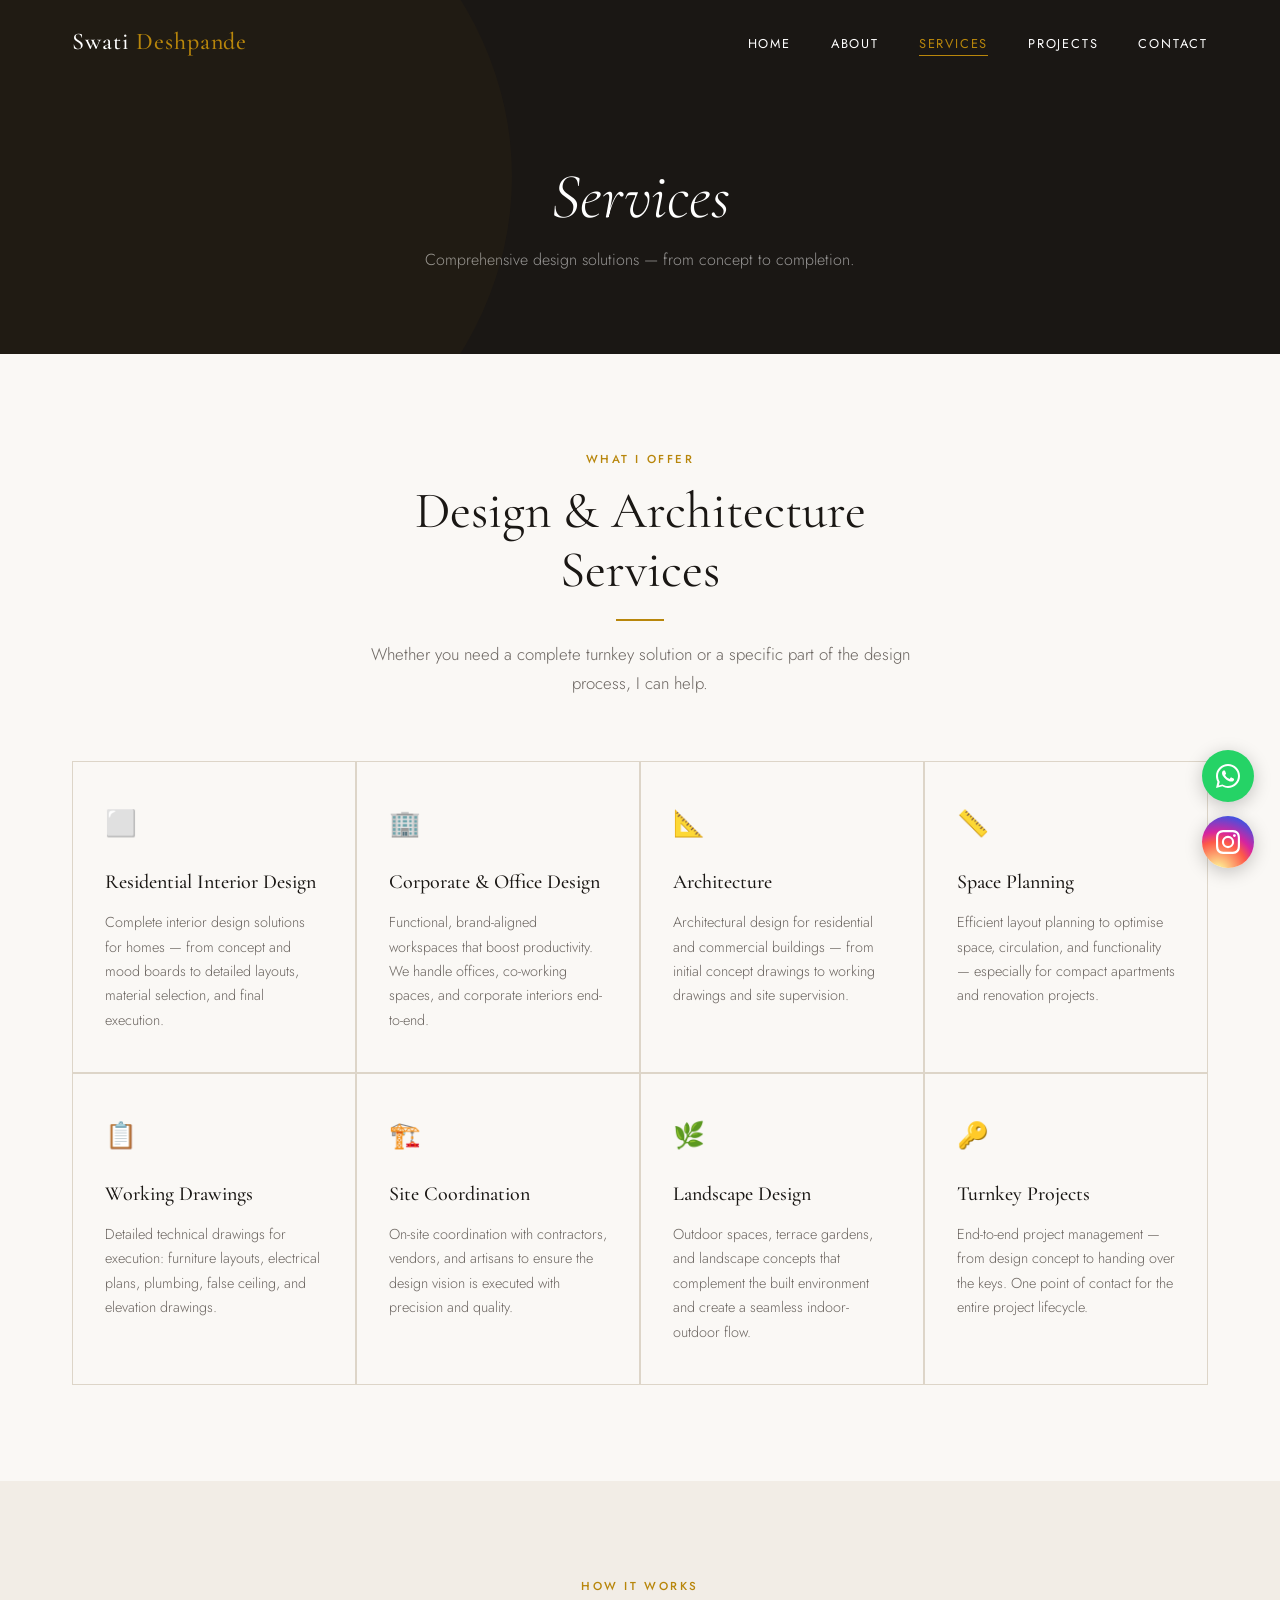
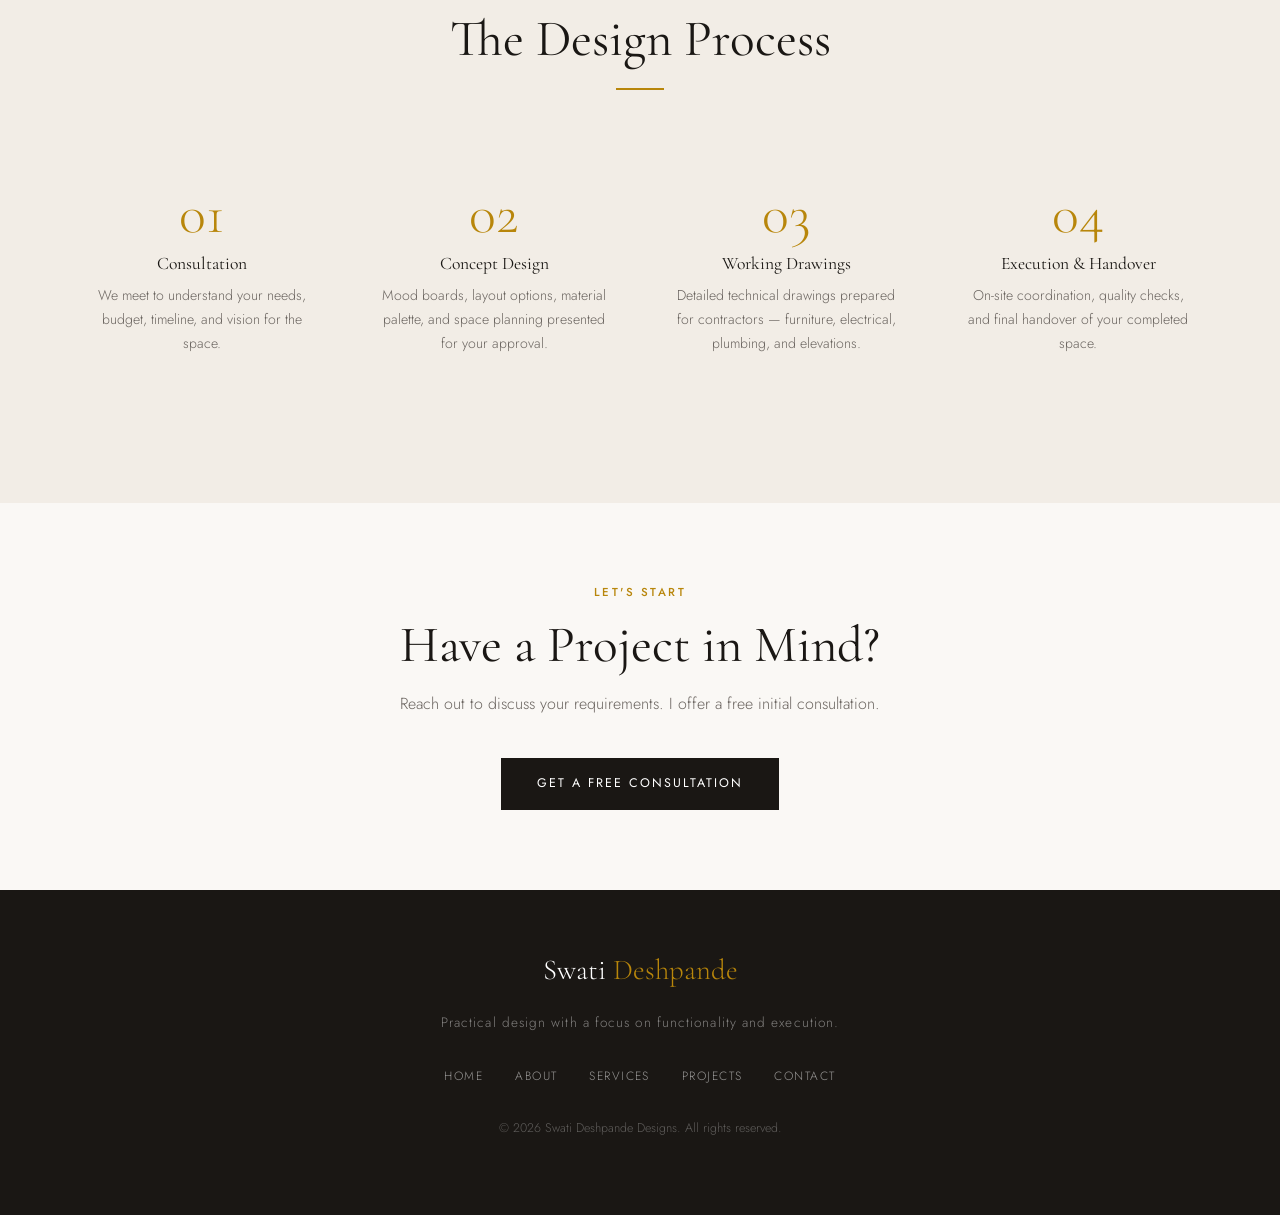
<file: services.html>
<!DOCTYPE html>
<html lang="en">
<head>
  <meta charset="UTF-8">
  <meta name="viewport" content="width=device-width, initial-scale=1.0">
  <title>Services — Swati Deshpande Designs</title>
  <meta name="description" content="Interior design, architectural design, space planning, working drawings, site coordination, renovation, landscape and turnkey services in Pune.">
  <link rel="stylesheet" href="css/style.css">
</head>
<body data-page="services">

  <nav class="nav" id="site-nav"></nav>

  <div class="page-hero">
    <div class="container">
      <h1>Services</h1>
      <p>Comprehensive design solutions — from concept to completion.</p>
    </div>
  </div>

  <section>
    <div class="container">
      <div class="section-header reveal">
        <span class="section-label">What I Offer</span>
        <h2>Design & Architecture Services</h2>
        <div class="divider"></div>
        <p>Whether you need a complete turnkey solution or a specific part of the design process, I can help.</p>
      </div>
      <div class="services-grid" id="services-grid"></div>
    </div>
  </section>

  <!-- PROCESS -->
  <section style="background: var(--color-bg-alt);">
    <div class="container">
      <div class="section-header reveal">
        <span class="section-label">How It Works</span>
        <h2>The Design Process</h2>
        <div class="divider"></div>
      </div>
      <div style="display:grid; grid-template-columns:repeat(auto-fit, minmax(200px,1fr)); gap:2rem; counter-reset:step;">
        <div class="reveal" style="text-align:center; padding:2rem 1rem;">
          <div style="font-family:var(--font-heading); font-size:3.5rem; color:var(--color-accent); font-weight:300; line-height:1; margin-bottom:.8rem;">01</div>
          <h3 style="font-size:1.1rem; margin-bottom:.6rem;">Consultation</h3>
          <p style="font-size:.88rem; color:var(--color-text-mute);">We meet to understand your needs, budget, timeline, and vision for the space.</p>
        </div>
        <div class="reveal" style="text-align:center; padding:2rem 1rem;">
          <div style="font-family:var(--font-heading); font-size:3.5rem; color:var(--color-accent); font-weight:300; line-height:1; margin-bottom:.8rem;">02</div>
          <h3 style="font-size:1.1rem; margin-bottom:.6rem;">Concept Design</h3>
          <p style="font-size:.88rem; color:var(--color-text-mute);">Mood boards, layout options, material palette, and space planning presented for your approval.</p>
        </div>
        <div class="reveal" style="text-align:center; padding:2rem 1rem;">
          <div style="font-family:var(--font-heading); font-size:3.5rem; color:var(--color-accent); font-weight:300; line-height:1; margin-bottom:.8rem;">03</div>
          <h3 style="font-size:1.1rem; margin-bottom:.6rem;">Working Drawings</h3>
          <p style="font-size:.88rem; color:var(--color-text-mute);">Detailed technical drawings prepared for contractors — furniture, electrical, plumbing, and elevations.</p>
        </div>
        <div class="reveal" style="text-align:center; padding:2rem 1rem;">
          <div style="font-family:var(--font-heading); font-size:3.5rem; color:var(--color-accent); font-weight:300; line-height:1; margin-bottom:.8rem;">04</div>
          <h3 style="font-size:1.1rem; margin-bottom:.6rem;">Execution & Handover</h3>
          <p style="font-size:.88rem; color:var(--color-text-mute);">On-site coordination, quality checks, and final handover of your completed space.</p>
        </div>
      </div>
    </div>
  </section>

  <!-- CTA -->
  <section style="padding: 5rem 0; text-align:center;">
    <div class="container">
      <span class="section-label reveal">Let's Start</span>
      <h2 class="reveal" style="margin-bottom:1rem;">Have a Project in Mind?</h2>
      <p class="reveal" style="color:var(--color-text-mute); max-width:480px; margin:0 auto 2.5rem;">Reach out to discuss your requirements. I offer a free initial consultation.</p>
      <a href="contact.html" class="btn btn-primary reveal">Get a Free Consultation</a>
    </div>
  </section>

  <footer id="site-footer"></footer>
  <div class="float-social" id="float-social"></div>

  <script src="js/config.js"></script>
  <script src="js/main.js"></script>
</body>
</html>
</file>
<file: css/style.css>
/* ============================================================
   SWATI DESHPANDE DESIGNS — STYLESHEET
   ============================================================
   To change colors: edit the CSS variables in :root below.
   To change fonts: update the Google Fonts link in each HTML
   file and update --font-heading / --font-body below.
   ============================================================ */

@import url('https://fonts.googleapis.com/css2?family=Cormorant+Garamond:ital,wght@0,300;0,400;0,500;0,600;1,300;1,400&family=Jost:wght@300;400;500&display=swap');

/* ── CSS VARIABLES (edit these to retheme the site) ── */
:root {
  --color-bg:        #FAF8F5;
  --color-bg-alt:    #F2EDE6;
  --color-text:      #1C1C1C;
  --color-text-mute: #6B6560;
  --color-accent:    #B8860B;       /* gold */
  --color-accent-lt: #D4A843;
  --color-dark:      #1A1714;
  --color-white:     #FFFFFF;
  --color-border:    #DDD5C8;

  --font-heading: 'Cormorant Garamond', Georgia, serif;
  --font-body:    'Jost', sans-serif;

  --max-width: 1200px;
  --radius:    4px;
  --transition: 0.3s ease;
  --shadow:    0 4px 30px rgba(0,0,0,0.08);
  --shadow-lg: 0 12px 50px rgba(0,0,0,0.14);
}

/* ── RESET & BASE ── */
*, *::before, *::after { box-sizing: border-box; margin: 0; padding: 0; }

html { scroll-behavior: smooth; }

body {
  font-family: var(--font-body);
  background: var(--color-bg);
  color: var(--color-text);
  font-size: 16px;
  line-height: 1.7;
  font-weight: 300;
  -webkit-font-smoothing: antialiased;
}

img { max-width: 100%; height: auto; display: block; }
a   { color: inherit; text-decoration: none; }
ul  { list-style: none; }

/* ── TYPOGRAPHY ── */
h1, h2, h3, h4 {
  font-family: var(--font-heading);
  font-weight: 400;
  line-height: 1.15;
  color: var(--color-dark);
}
h1 { font-size: clamp(2.6rem, 6vw, 5rem); }
h2 { font-size: clamp(2rem, 4vw, 3.2rem); }
h3 { font-size: clamp(1.3rem, 2.5vw, 1.8rem); }

p { margin-bottom: 1.2rem; color: var(--color-text); }

.section-label {
  font-family: var(--font-body);
  font-size: 0.72rem;
  font-weight: 500;
  letter-spacing: 0.22em;
  text-transform: uppercase;
  color: var(--color-accent);
  margin-bottom: 0.8rem;
  display: block;
}

/* ── LAYOUT ── */
.container {
  width: 100%;
  max-width: var(--max-width);
  margin: 0 auto;
  padding: 0 2rem;
}

section { padding: 6rem 0; }

/* ── NAVIGATION ── */
.nav {
  position: fixed;
  top: 0; left: 0; right: 0;
  z-index: 900;
  padding: 1.4rem 0;
  transition: background var(--transition), box-shadow var(--transition), padding var(--transition);
}
.nav.scrolled {
  background: rgba(250,248,245,0.96);
  box-shadow: 0 1px 20px rgba(0,0,0,0.08);
  padding: 0.9rem 0;
  backdrop-filter: blur(10px);
}
.nav__inner {
  display: flex;
  align-items: center;
  justify-content: space-between;
  max-width: var(--max-width);
  margin: 0 auto;
  padding: 0 2rem;
}

/* Logo — white at top, dark after scroll */
.nav__logo {
  font-family: var(--font-heading);
  font-size: 1.5rem;
  font-weight: 500;
  letter-spacing: 0.04em;
  color: #FFFFFF;
  transition: color var(--transition);
}
.nav__logo span { color: var(--color-accent); }
.nav.scrolled .nav__logo { color: var(--color-dark); }

.nav__links {
  display: flex;
  gap: 2.5rem;
  align-items: center;
}

/* Links — white at top, dark after scroll */
.nav__links a {
  font-size: 0.8rem;
  font-weight: 400;
  letter-spacing: 0.14em;
  text-transform: uppercase;
  color: #FFFFFF;
  position: relative;
  transition: color var(--transition);
}
.nav.scrolled .nav__links a { color: var(--color-text); }

/* Underline bar */
.nav__links a::after {
  content: '';
  position: absolute;
  bottom: -3px; left: 0;
  width: 0; height: 1.5px;
  background: var(--color-accent);
  transition: width var(--transition);
}

/* Hover & active — orange + underline, both states */
.nav__links a:hover,
.nav__links a.active {
  color: var(--color-accent);
}
.nav__links a:hover::after,
.nav__links a.active::after { width: 100%; }

/* Hamburger icon — white at top, dark after scroll */
.nav__hamburger span {
  background: #FFFFFF;
  transition: background var(--transition);
}
.nav.scrolled .nav__hamburger span { background: var(--color-dark); }

/* ── HOME PAGE OVERRIDE ──────────────────────────────────────
   Home page has a light hero background, so nav starts dark.
   All other pages have dark heroes so nav starts white (above).
─────────────────────────────────────────────────────────── */
body[data-page="home"] .nav__logo { color: var(--color-dark); }
body[data-page="home"] .nav__links a { color: var(--color-text); }
body[data-page="home"] .nav__hamburger span { background: var(--color-dark); }

/* Once scrolled, same dark style applies everywhere */
body[data-page="home"] .nav.scrolled .nav__logo { color: var(--color-dark); }
body[data-page="home"] .nav.scrolled .nav__links a { color: var(--color-text); }

.nav__hamburger {
  display: none;
  flex-direction: column;
  gap: 5px;
  cursor: pointer;
  padding: 4px;
}
.nav__hamburger span {
  display: block;
  width: 24px; height: 1.5px;
  background: var(--color-dark);
  transition: var(--transition);
}

/* ── BUTTONS ── */
.btn {
  display: inline-flex;
  align-items: center;
  gap: 0.5rem;
  padding: 0.9rem 2.2rem;
  font-family: var(--font-body);
  font-size: 0.78rem;
  font-weight: 400;
  letter-spacing: 0.16em;
  text-transform: uppercase;
  border: 1px solid transparent;
  cursor: pointer;
  transition: all var(--transition);
  text-decoration: none;
}
.btn-primary {
  background: var(--color-dark);
  color: var(--color-white);
  border-color: var(--color-dark);
}
.btn-primary:hover {
  background: var(--color-accent);
  border-color: var(--color-accent);
  color: var(--color-white);
}
.btn-outline {
  background: transparent;
  color: var(--color-dark);
  border-color: var(--color-dark);
}
.btn-outline:hover {
  background: var(--color-dark);
  color: var(--color-white);
}

/* ── FLOATING SOCIAL BUTTONS ── */
.float-social {
  position: fixed;
  bottom: 2rem;
  right: 1.6rem;
  z-index: 999;
  display: flex;
  flex-direction: column;
  gap: 0.9rem;
}
.float-btn {
  width: 52px; height: 52px;
  border-radius: 50%;
  display: flex;
  align-items: center;
  justify-content: center;
  box-shadow: 0 4px 18px rgba(0,0,0,0.22);
  transition: transform 0.25s ease, box-shadow 0.25s ease;
  cursor: pointer;
}
.float-btn:hover {
  transform: translateY(-4px) scale(1.07);
  box-shadow: 0 8px 26px rgba(0,0,0,0.28);
}
.float-btn svg { width: 24px; height: 24px; }
.float-whatsapp { background: #25D366; }
.float-instagram { background: radial-gradient(circle at 30% 107%, #fdf497 0%, #fdf497 5%, #fd5949 45%, #d6249f 60%, #285AEB 90%); }

/* ── HERO ── */
.hero {
  min-height: 100vh;
  display: flex;
  align-items: center;
  padding-top: 5rem;
  position: relative;
  overflow: hidden;
}
.hero::before {
  content: '';
  position: absolute;
  top: 0; right: 0;
  width: 48%;
  height: 100%;
  background: var(--color-bg-alt);
  clip-path: polygon(8% 0, 100% 0, 100% 100%, 0% 100%);
}
.hero__inner {
  display: grid;
  grid-template-columns: 1fr 1fr;
  gap: 4rem;
  align-items: center;
  position: relative;
  z-index: 2;
}
.hero__content { padding-right: 2rem; }
.hero__eyebrow {
  font-size: 0.72rem;
  font-weight: 500;
  letter-spacing: 0.28em;
  text-transform: uppercase;
  color: var(--color-accent);
  margin-bottom: 1.2rem;
  display: flex;
  align-items: center;
  gap: 0.8rem;
}
.hero__eyebrow::before {
  content: '';
  width: 36px; height: 1px;
  background: var(--color-accent);
}
.hero__title {
  font-size: clamp(2.8rem, 5vw, 4.6rem);
  font-weight: 300;
  font-style: italic;
  line-height: 1.1;
  margin-bottom: 1.5rem;
  color: var(--color-dark);
}
.hero__title em {
  font-style: normal;
  font-weight: 500;
  color: var(--color-accent);
}
.hero__text {
  font-size: 1.05rem;
  color: var(--color-text-mute);
  max-width: 480px;
  margin-bottom: 2.5rem;
}
.hero__actions { display: flex; gap: 1rem; flex-wrap: wrap; }
.hero__stats {
  display: flex;
  gap: 3rem;
  margin-top: 3.5rem;
  padding-top: 2.5rem;
  border-top: 1px solid var(--color-border);
}
.stat__number {
  font-family: var(--font-heading);
  font-size: 2.6rem;
  font-weight: 400;
  color: var(--color-dark);
  line-height: 1;
  margin-bottom: 0.25rem;
}
.stat__label {
  font-size: 0.72rem;
  letter-spacing: 0.12em;
  text-transform: uppercase;
  color: var(--color-text-mute);
}
.hero__image-wrap {
  position: relative;
  height: 620px;
}
.hero__image-main {
  width: 90%;
  height: 100%;
  object-fit: cover;
  object-position: center top;
  border-radius: var(--radius);
  box-shadow: var(--shadow-lg);
}
.hero__image-accent {
  position: absolute;
  bottom: -2rem;
  left: -1.5rem;
  width: 42%;
  height: 200px;
  object-fit: cover;
  border-radius: var(--radius);
  box-shadow: var(--shadow-lg);
  border: 5px solid var(--color-bg);
}
/* placeholder for hero when no image */
.hero__image-placeholder {
  width: 90%;
  height: 100%;
  background: linear-gradient(145deg, var(--color-bg-alt) 0%, var(--color-border) 100%);
  border-radius: var(--radius);
  display: flex;
  align-items: center;
  justify-content: center;
  font-family: var(--font-heading);
  font-size: 8rem;
  color: var(--color-accent);
  font-weight: 300;
  opacity: 0.4;
  letter-spacing: 0.08em;
}

/* ── SECTION HEADERS ── */
.section-header {
  text-align: center;
  max-width: 600px;
  margin: 0 auto 4rem;
}
.section-header h2 { margin-bottom: 1rem; }
.section-header p {
  color: var(--color-text-mute);
  font-size: 1.05rem;
}
.divider {
  width: 48px; height: 2px;
  background: var(--color-accent);
  margin: 1.2rem auto;
}

/* ── SERVICES GRID ── */
.services-grid {
  display: grid;
  grid-template-columns: repeat(auto-fill, minmax(280px, 1fr));
  gap: 1.5px;
  background: var(--color-border);
  border: 1.5px solid var(--color-border);
}
.service-card {
  background: var(--color-bg);
  padding: 2.5rem 2rem;
  transition: background var(--transition), transform var(--transition);
  cursor: default;
  position: relative;
  overflow: hidden;
}
.service-card::before {
  content: '';
  position: absolute;
  bottom: 0; left: 0;
  width: 0; height: 2px;
  background: var(--color-accent);
  transition: width 0.4s ease;
}
.service-card:hover { background: var(--color-bg-alt); }
.service-card:hover::before { width: 100%; }
.service-card__icon {
  font-size: 1.6rem;
  margin-bottom: 1.2rem;
  display: block;
}
.service-card__title {
  font-family: var(--font-heading);
  font-size: 1.25rem;
  font-weight: 500;
  margin-bottom: 0.7rem;
  color: var(--color-dark);
}
.service-card__desc {
  font-size: 0.9rem;
  color: var(--color-text-mute);
  line-height: 1.7;
  margin: 0;
}

/* ── PROJECTS FILTER ── */
.filter-bar {
  display: flex;
  gap: 0.6rem;
  flex-wrap: wrap;
  justify-content: center;
  margin-bottom: 3rem;
}
.filter-btn {
  padding: 0.5rem 1.4rem;
  font-size: 0.75rem;
  font-weight: 400;
  letter-spacing: 0.14em;
  text-transform: uppercase;
  border: 1px solid var(--color-border);
  background: transparent;
  color: var(--color-text-mute);
  cursor: pointer;
  transition: all var(--transition);
  border-radius: 2px;
}
.filter-btn:hover, .filter-btn.active {
  background: var(--color-dark);
  border-color: var(--color-dark);
  color: var(--color-white);
}

/* ── PROJECTS GRID ── */
.projects-grid {
  display: grid;
  grid-template-columns: repeat(auto-fill, minmax(340px, 1fr));
  gap: 1.8rem;
}
.project-card {
  background: var(--color-white);
  border-radius: var(--radius);
  overflow: hidden;
  box-shadow: var(--shadow);
  transition: transform 0.35s ease, box-shadow 0.35s ease;
}
.project-card:hover {
  transform: translateY(-6px);
  box-shadow: var(--shadow-lg);
}
.project-card__img {
  width: 100%;
  height: 260px;
  object-fit: cover;
  transition: transform 0.5s ease;
}
.project-card:hover .project-card__img { transform: scale(1.04); }
.project-card__img-wrap { overflow: hidden; position: relative; }
.project-card__category {
  position: absolute;
  top: 1rem; left: 1rem;
  background: rgba(250,248,245,0.95);
  padding: 0.25rem 0.8rem;
  font-size: 0.68rem;
  font-weight: 500;
  letter-spacing: 0.14em;
  text-transform: uppercase;
  color: var(--color-accent);
  border-radius: 2px;
}
.project-card__body { padding: 1.6rem; }
.project-card__title {
  font-family: var(--font-heading);
  font-size: 1.25rem;
  font-weight: 500;
  margin-bottom: 0.6rem;
  color: var(--color-dark);
}
.project-card__desc {
  font-size: 0.88rem;
  color: var(--color-text-mute);
  line-height: 1.65;
  margin-bottom: 1rem;
}
.project-card__tags {
  display: flex;
  gap: 0.4rem;
  flex-wrap: wrap;
}
.tag {
  font-size: 0.7rem;
  padding: 0.2rem 0.6rem;
  background: var(--color-bg-alt);
  color: var(--color-text-mute);
  border-radius: 2px;
  letter-spacing: 0.06em;
}

/* ── ABOUT PAGE ── */
.about-grid {
  display: grid;
  grid-template-columns: 1fr 1fr;
  gap: 6rem;
  align-items: start;
}
.about-image-wrap { position: relative; }
.about-image-main {
  width: 100%;
  aspect-ratio: 3/4;
  object-fit: cover;
  object-position: top center;
  border-radius: var(--radius);
  box-shadow: var(--shadow-lg);
}
.about-image-placeholder {
  width: 100%;
  aspect-ratio: 3/4;
  background: linear-gradient(145deg, var(--color-bg-alt) 0%, var(--color-border) 100%);
  border-radius: var(--radius);
  display: flex;
  align-items: center;
  justify-content: center;
  font-family: var(--font-heading);
  font-size: 6rem;
  color: var(--color-accent);
  opacity: 0.4;
}
.about-image-badge {
  position: absolute;
  bottom: -1.5rem;
  right: -1.5rem;
  background: var(--color-dark);
  color: var(--color-white);
  padding: 1.6rem;
  text-align: center;
  border-radius: var(--radius);
}
.badge-number {
  font-family: var(--font-heading);
  font-size: 2.8rem;
  font-weight: 400;
  display: block;
  line-height: 1;
}
.badge-label {
  font-size: 0.7rem;
  letter-spacing: 0.12em;
  text-transform: uppercase;
  opacity: 0.7;
  margin-top: 0.3rem;
  display: block;
}
.about-quote {
  font-family: var(--font-heading);
  font-size: 1.6rem;
  font-style: italic;
  font-weight: 300;
  color: var(--color-dark);
  line-height: 1.5;
  padding: 2rem 0 2rem 2rem;
  border-left: 3px solid var(--color-accent);
  margin: 2.5rem 0;
}
.expertise-list {
  display: grid;
  grid-template-columns: 1fr 1fr;
  gap: 0.6rem;
  margin-top: 1.5rem;
}
.expertise-item {
  display: flex;
  align-items: center;
  gap: 0.6rem;
  font-size: 0.88rem;
  color: var(--color-text-mute);
}
.expertise-item::before {
  content: '';
  width: 16px; height: 1px;
  background: var(--color-accent);
  flex-shrink: 0;
}

/* ── CONTACT PAGE ── */
.contact-grid {
  display: grid;
  grid-template-columns: 1fr 1.5fr;
  gap: 5rem;
  align-items: start;
}
.contact-info h3 {
  margin-bottom: 2rem;
  font-size: 1.5rem;
}
.contact-detail {
  display: flex;
  align-items: flex-start;
  gap: 1rem;
  padding: 1.2rem 0;
  border-bottom: 1px solid var(--color-border);
}
.contact-detail:first-of-type { border-top: 1px solid var(--color-border); }
.contact-detail__icon {
  width: 40px; height: 40px;
  background: var(--color-bg-alt);
  border-radius: 50%;
  display: flex;
  align-items: center;
  justify-content: center;
  font-size: 1rem;
  flex-shrink: 0;
}
.contact-detail__label {
  font-size: 0.7rem;
  letter-spacing: 0.12em;
  text-transform: uppercase;
  color: var(--color-text-mute);
  margin-bottom: 0.2rem;
}
.contact-detail__value {
  font-size: 0.95rem;
  color: var(--color-dark);
  font-weight: 400;
}
.contact-detail__value a:hover { color: var(--color-accent); }

/* ── FORM ── */
.contact-form { background: var(--color-white); padding: 3rem; border-radius: var(--radius); box-shadow: var(--shadow); }
.form-row { display: grid; grid-template-columns: 1fr 1fr; gap: 1.2rem; }
.form-group { margin-bottom: 1.4rem; }
.form-group label {
  display: block;
  font-size: 0.72rem;
  letter-spacing: 0.14em;
  text-transform: uppercase;
  color: var(--color-text-mute);
  margin-bottom: 0.5rem;
}
.form-group input,
.form-group select,
.form-group textarea {
  width: 100%;
  padding: 0.85rem 1rem;
  font-family: var(--font-body);
  font-size: 0.95rem;
  font-weight: 300;
  color: var(--color-dark);
  background: var(--color-bg);
  border: 1px solid var(--color-border);
  border-radius: var(--radius);
  outline: none;
  transition: border-color var(--transition);
  appearance: none;
}
.form-group input:focus,
.form-group select:focus,
.form-group textarea:focus {
  border-color: var(--color-accent);
}
.form-group textarea { resize: vertical; min-height: 130px; }
.form-success {
  display: none;
  background: #f0fdf4;
  border: 1px solid #86efac;
  color: #166534;
  padding: 1rem 1.2rem;
  border-radius: var(--radius);
  font-size: 0.9rem;
  margin-top: 1rem;
}
.form-success.show { display: block; }

/* ── FOOTER ── */
footer {
  background: var(--color-dark);
  color: rgba(255,255,255,0.65);
  padding: 3.5rem 0;
  text-align: center;
}
.footer__logo {
  font-family: var(--font-heading);
  font-size: 1.8rem;
  color: var(--color-white);
  margin-bottom: 1rem;
}
.footer__logo span { color: var(--color-accent); }
.footer__tagline {
  font-size: 0.85rem;
  letter-spacing: 0.08em;
  margin-bottom: 2rem;
  color: rgba(255,255,255,0.45);
}
.footer__nav {
  display: flex;
  gap: 2rem;
  justify-content: center;
  margin-bottom: 2rem;
}
.footer__nav a {
  font-size: 0.75rem;
  letter-spacing: 0.12em;
  text-transform: uppercase;
  color: rgba(255,255,255,0.55);
  transition: color var(--transition);
}
.footer__nav a:hover { color: var(--color-accent); }
.footer__copy { font-size: 0.78rem; color: rgba(255,255,255,0.3); }

/* ── PAGE HERO (inner pages) ── */
.page-hero {
  background: var(--color-dark);
  padding: 10rem 0 5rem;
  text-align: center;
  position: relative;
  overflow: hidden;
}
.page-hero::before {
  content: '';
  position: absolute;
  top: -50%; left: -20%;
  width: 60%; height: 200%;
  background: var(--color-accent);
  opacity: 0.04;
  border-radius: 50%;
}
.page-hero h1 {
  color: var(--color-white);
  font-size: clamp(2.5rem, 5vw, 4rem);
  font-weight: 300;
  font-style: italic;
  margin-bottom: 0.8rem;
}
.page-hero p {
  color: rgba(255,255,255,0.55);
  max-width: 520px;
  margin: 0 auto;
  font-size: 1rem;
}

/* ── SCROLL ANIMATIONS ── */
.reveal {
  opacity: 0;
  transform: translateY(28px);
  transition: opacity 0.7s ease, transform 0.7s ease;
}
.reveal.visible {
  opacity: 1;
  transform: translateY(0);
}

/* ── RESPONSIVE ── */
@media (max-width: 900px) {
  .hero__inner        { grid-template-columns: 1fr; }
  .hero::before       { display: none; }
  .hero__content      { padding-right: 0; }
  .hero__image-wrap   { height: 400px; }
  .hero__image-main   { width: 100%; }
  .about-grid         { grid-template-columns: 1fr; gap: 3rem; }
  .about-image-badge  { right: 0; }
  .contact-grid       { grid-template-columns: 1fr; gap: 3rem; }
  .form-row           { grid-template-columns: 1fr; }
  section             { padding: 4rem 0; }
}

@media (max-width: 700px) {
  .nav__links         { display: none; flex-direction: column; gap: 1.5rem; position: fixed; top: 0; right: 0; height: 100vh; width: 70vw; background: var(--color-bg); padding: 6rem 2rem 2rem; box-shadow: -8px 0 30px rgba(0,0,0,0.1); z-index: 850; }
  .nav__links.open    { display: flex; }
  .nav__hamburger     { display: flex; z-index: 860; }
  .hero__stats        { gap: 2rem; flex-wrap: wrap; }
  .expertise-list     { grid-template-columns: 1fr; }
  .footer__nav        { flex-wrap: wrap; gap: 1rem; }
  .projects-grid      { grid-template-columns: 1fr; }
  .contact-form       { padding: 2rem 1.5rem; }
  .float-social       { bottom: 1.2rem; right: 1rem; }
  .float-btn          { width: 46px; height: 46px; }
}
</file>
